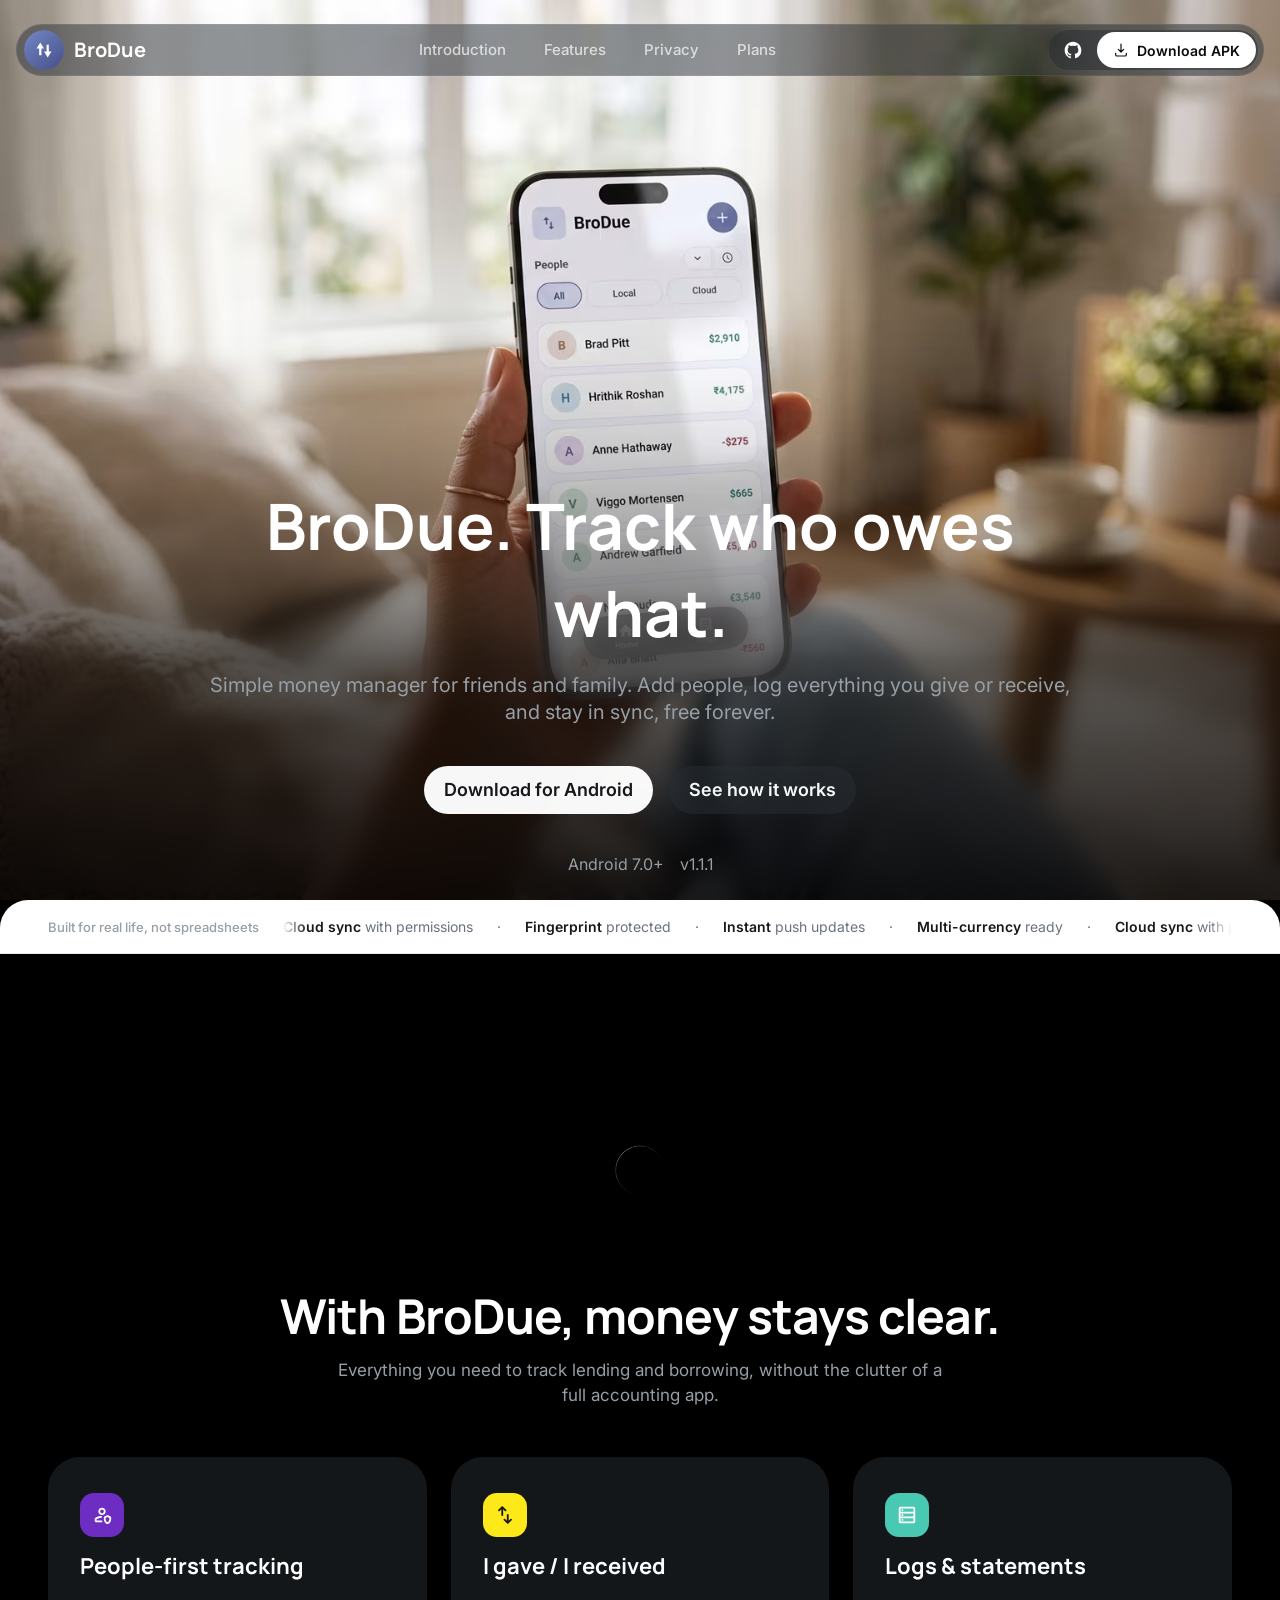
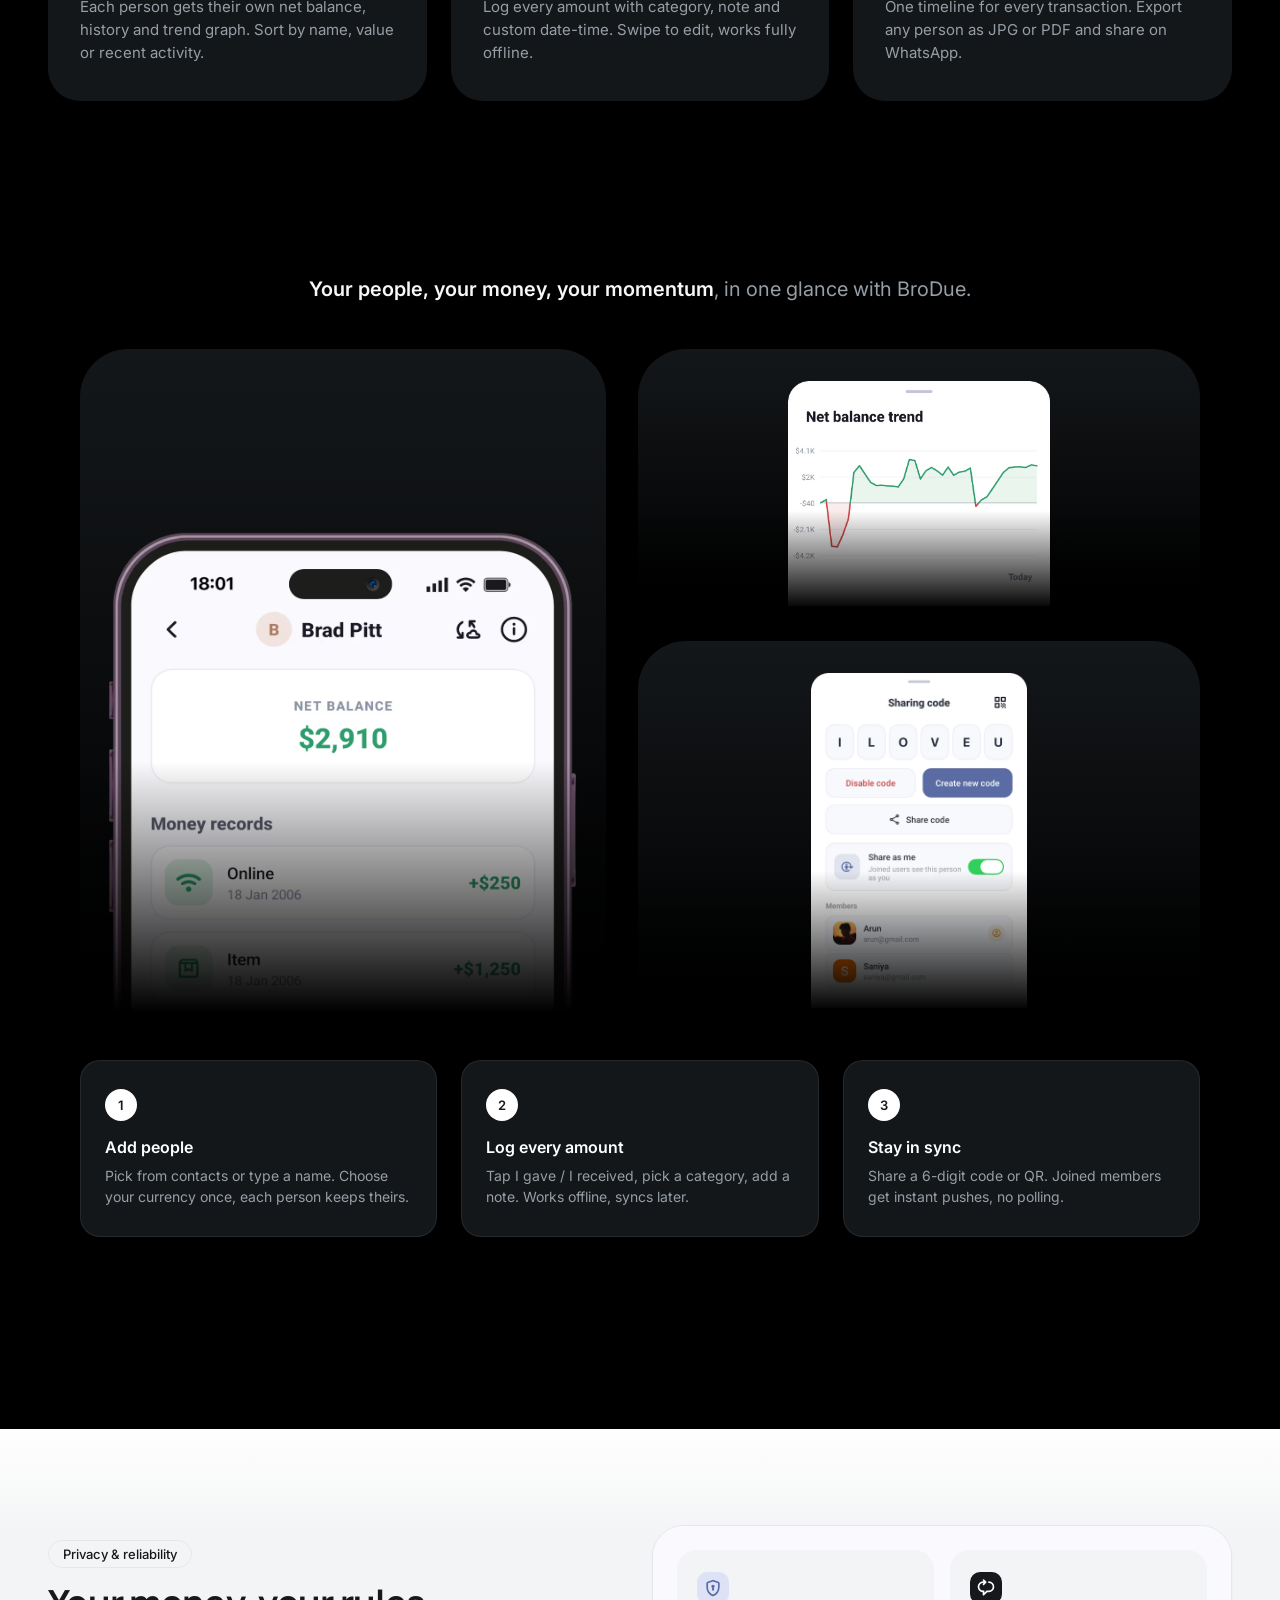
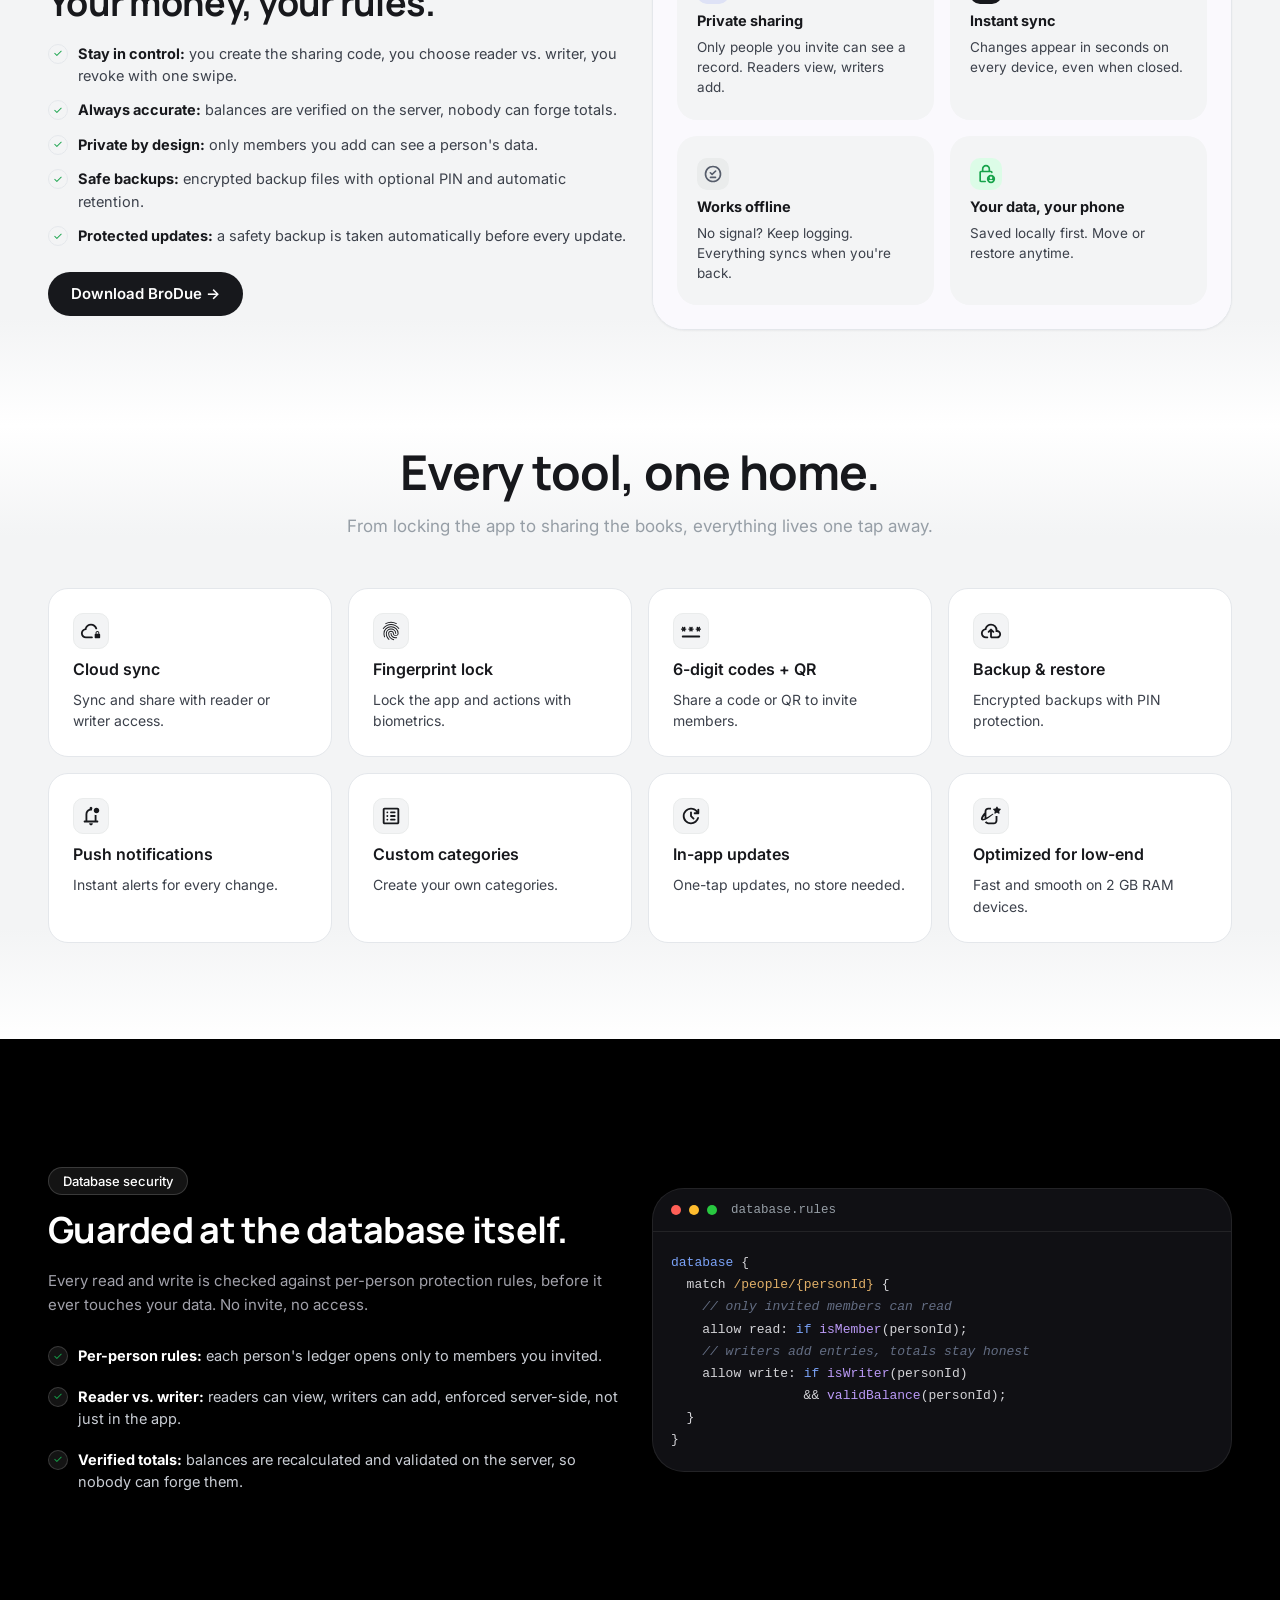
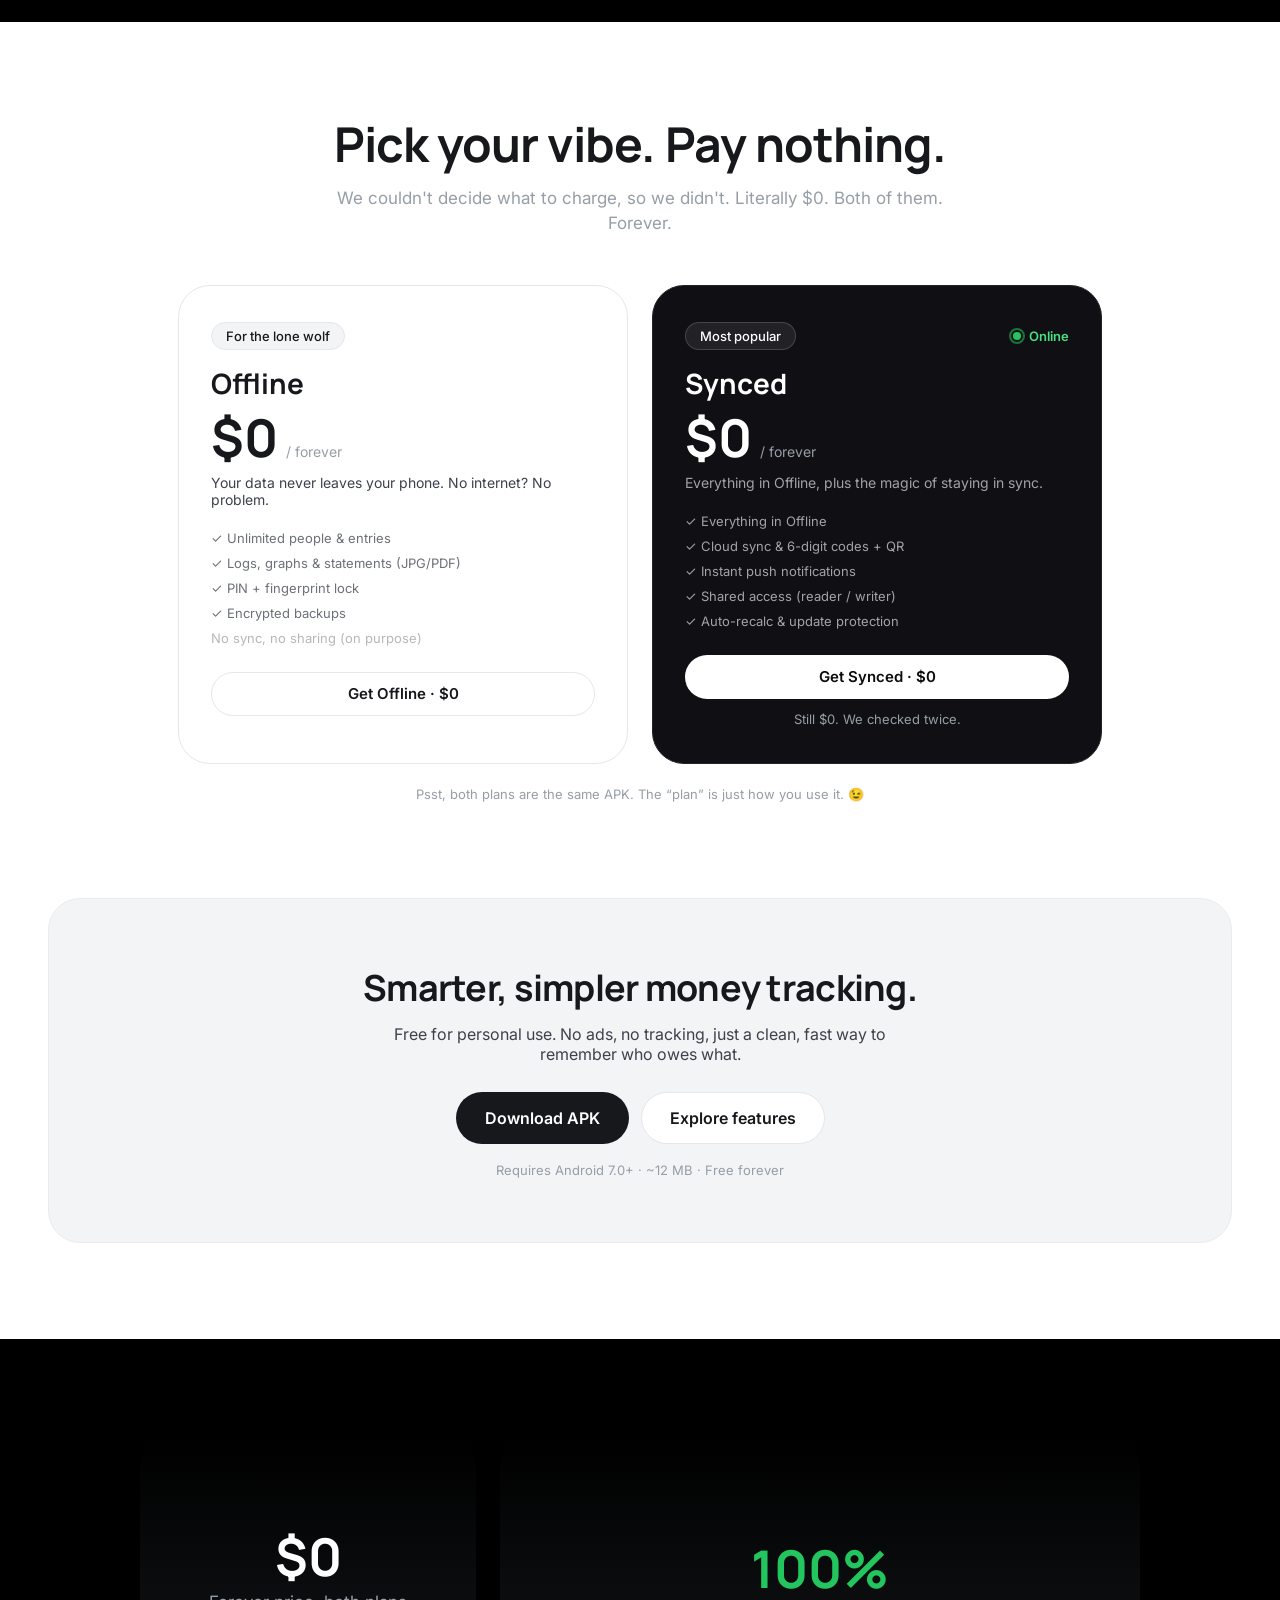
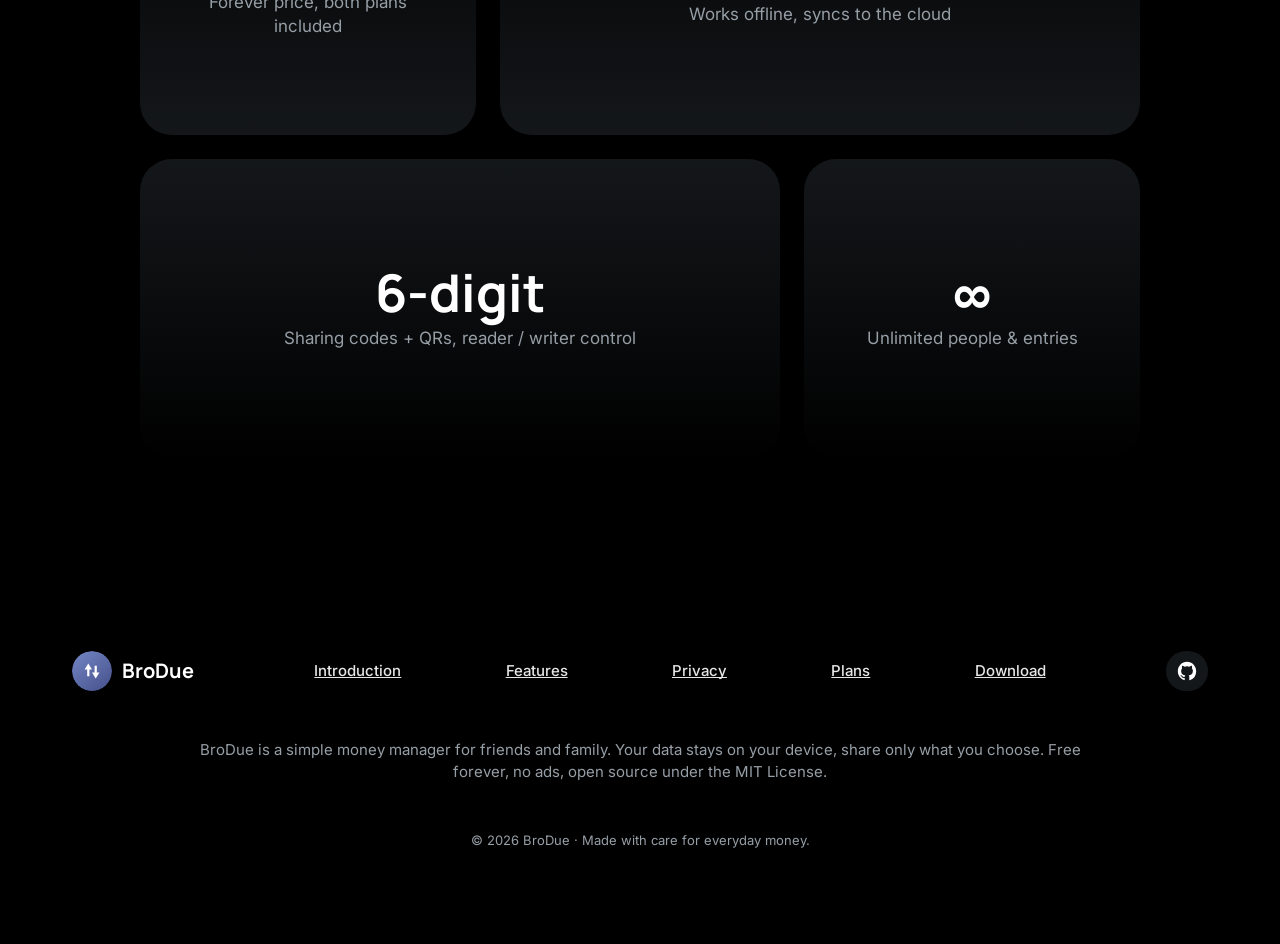
<file: index.html>
<!DOCTYPE html>
<html lang="en">
<head>
  <meta charset="UTF-8" />
  <meta name="viewport" content="width=device-width, initial-scale=1.0" />
  <title>BroDue: Track the money you lend and borrow</title>
  <meta name="description" content="BroDue is a simple, privacy-friendly money manager for friends and family. Track who owes what, stay in sync, and never lose track of a cent. Free forever." />
  <meta name="theme-color" content="#000000" />
  <link rel="icon" href="./website/assets/B-logo.avif" type="image/avif" />
  <link rel="preconnect" href="https://fonts.googleapis.com" />
  <link rel="preconnect" href="https://fonts.gstatic.com" crossorigin />
  <link href="https://fonts.googleapis.com/css2?family=Inter:wght@400;500;600;700&family=Manrope:wght@700;800&display=swap" rel="stylesheet" />
  <link rel="stylesheet" href="./website/styles.css" />
</head>
<body>
  <div class="page-shell">

    
    <div class="header-wrap">
      <header class="pill-header" id="pillHeader">
        <div class="pill-glow" aria-hidden="true"></div>
        <a class="pill-brand" href="#top" aria-label="BroDue home">
          <span class="pill-logo">
            <img src="./website/assets/logo.svg" alt="BroDue logo" width="40" height="40" />
          </span>
          <span class="pill-word">BroDue</span>
        </a>
        <nav class="pill-nav" aria-label="Primary">
          <a href="#features">Introduction</a>
          <a href="#privacy">Features</a>
          <a href="#security">Privacy</a>
          <a href="#plans">Plans</a>
        </nav>
        <div class="pill-actions">
          <a class="pill-github" href="https://github.com/Arun-Kaswan/BroDue" target="_blank" rel="noopener" aria-label="GitHub">
            <svg width="20" height="20" viewBox="0 0 24 24" fill="none" aria-hidden="true"><path d="M12 2C6.48 2 2 6.58 2 12.26c0 4.51 2.87 8.34 6.84 9.69.5.1.68-.22.68-.49 0-.24-.01-1.04-.02-1.89-2.78.62-3.37-1.2-3.37-1.2-.45-1.18-1.11-1.5-1.11-1.5-.9-.63.07-.62.07-.62 1 .07 1.53 1.05 1.53 1.05.9 1.57 2.36 1.12 2.93.85.09-.67.35-1.12.64-1.38-2.22-.26-4.56-1.14-4.56-5.07 0-1.12.39-2.04 1.03-2.76-.1-.26-.45-1.3.1-2.72 0 0 .84-.28 2.75 1.05a9.3 9.3 0 0 1 5.01 0c1.91-1.33 2.75-1.05 2.75-1.05.55 1.42.2 2.46.1 2.72.64.72 1.03 1.64 1.03 2.76 0 3.94-2.34 4.81-4.57 5.06.36.32.68.94.68 1.9 0 1.37-.01 2.48-.01 2.82 0 .27.18.6.69.49A10.22 10.22 0 0 0 22 12.26C22 6.58 17.52 2 12 2Z" fill="currentColor"/></svg>
          </a>
          <a class="pill-cta" data-download-apk href="https://github.com/Arun-Kaswan/BroDue/releases/latest">
            <svg width="16" height="16" viewBox="0 0 24 24" fill="none" aria-hidden="true"><path d="M12 3v12m0 0-4-4m4 4 4-4M4 17v2a2 2 0 0 0 2 2h12a2 2 0 0 0 2-2v-2" stroke="currentColor" stroke-width="1.8" stroke-linecap="round" stroke-linejoin="round"/></svg>
            <span>Download APK</span>
          </a>
          <button class="pill-toggle" id="navToggle" aria-label="Open menu" aria-expanded="false" aria-controls="mobileMenu">
            <span></span><span></span><span></span>
          </button>
        </div>
      </header>
      <div class="mobile-menu" id="mobileMenu">
        <a href="#features">Introduction</a>
        <a href="#privacy">Features</a>
        <a href="#security">Privacy</a>
        <a href="#plans">Plans</a>
        <div class="mobile-menu-actions">
          <a class="pill-github" href="https://github.com/Arun-Kaswan/BroDue" target="_blank" rel="noopener" aria-label="GitHub">
            <svg width="20" height="20" viewBox="0 0 24 24" fill="none" aria-hidden="true"><path d="M12 2C6.48 2 2 6.58 2 12.26c0 4.51 2.87 8.34 6.84 9.69.5.1.68-.22.68-.49 0-.24-.01-1.04-.02-1.89-2.78.62-3.37-1.2-3.37-1.2-.45-1.18-1.11-1.5-1.11-1.5-.9-.63.07-.62.07-.62 1 .07 1.53 1.05 1.53 1.05.9 1.57 2.36 1.12 2.93.85.09-.67.35-1.12.64-1.38-2.22-.26-4.56-1.14-4.56-5.07 0-1.12.39-2.04 1.03-2.76-.1-.26-.45-1.3.1-2.72 0 0 .84-.28 2.75 1.05a9.3 9.3 0 0 1 5.01 0c1.91-1.33 2.75-1.05 2.75-1.05.55 1.42.2 2.46.1 2.72.64.72 1.03 1.64 1.03 2.76 0 3.94-2.34 4.81-4.57 5.06.36.32.68.94.68 1.9 0 1.37-.01 2.48-.01 2.82 0 .27.18.6.69.49A10.22 10.22 0 0 0 22 12.26C22 6.58 17.52 2 12 2Z" fill="currentColor"/></svg>
          </a>
          <a class="btn btn--light" data-download-apk href="https://github.com/Arun-Kaswan/BroDue/releases/latest">Download APK</a>
        </div>
      </div>
    </div>

    
    <section class="hero" id="top">
      
      <div class="hero-desktop" style="height:100vh">
        <div class="hero-desktop-bg"><img alt="" class="hero-desktop-img" src="./website/assets/home.avif" sizes="100vw" width="2400" height="1350" decoding="async" fetchpriority="high" /></div>
        <div class="hero-blur-desktop" aria-hidden="true"></div>
        <div class="hero-shade-desktop" aria-hidden="true"></div>
        <div class="hero-content-desktop">
          <div class="hero-stack-desktop">
            <div class="hero-copy-desktop">
              <h1 class="hero-title-desktop">BroDue. Track who owes what.</h1>
              <p class="hero-desc-desktop"><span>Simple money manager for friends and family. Add people, log everything you give or receive, and stay in sync, free forever.</span></p>
            </div>
            <div class="hero-btns-desktop">
              <a class="hero-btn-primary-desktop" data-download-apk href="https://github.com/Arun-Kaswan/BroDue/releases/latest"><span>Download for Android</span></a>
              <a class="hero-btn-secondary-desktop" href="#how"><span>See how it works</span></a>
            </div>
            <div class="hero-links-desktop"><span>Android 7.0+</span><span>v1.1.1</span></div>
          </div>
        </div>
      </div>
      
      <div class="hero-mobile" style="height:100vh">
        <img alt="" class="hero-mobile-img" src="./website/assets/home.avif" sizes="100vw" width="1080" height="1920" decoding="async" fetchpriority="high" />
        <div class="hero-blur-mobile" aria-hidden="true"></div>
        <div class="hero-shade-mobile" aria-hidden="true"></div>
        <div class="hero-content-mobile">
          <div class="hero-stack-mobile">
            <div class="hero-copy-mobile">
              <p class="hero-title-mobile">BroDue. Track who owes what.</p>
              <p class="hero-desc-mobile"><span>Simple money manager for friends and family. Add people, log everything you give or receive, free forever.</span></p>
            </div>
            <div class="hero-btns-mobile">
              <a class="hero-btn-primary-mobile" data-download-apk href="https://github.com/Arun-Kaswan/BroDue/releases/latest"><span>Download for Android</span></a>
              <a class="hero-btn-secondary-mobile" href="#how"><span>See how it works</span></a>
            </div>
            <div class="hero-links-mobile"><span>Android 7.0+</span><span>v1.1.1</span></div>
          </div>
        </div>
      </div>
    </section>

    
    <div class="body-white">

      
      <section class="strip">
        <div class="strip-inner">
          <span class="strip-caption">Built for real life, not spreadsheets</span>
          <div class="strip-marquee" aria-label="Highlights">
            <div class="strip-stats">
              <span><strong>Cloud sync</strong> with permissions</span><span class="strip-dot">·</span>
              <span><strong>Fingerprint</strong> protected</span><span class="strip-dot">·</span>
              <span><strong>Instant</strong> push updates</span><span class="strip-dot">·</span>
              <span><strong>Multi-currency</strong> ready</span><span class="strip-dot">·</span>
              <span aria-hidden="true"><strong>Cloud sync</strong> with permissions</span><span class="strip-dot" aria-hidden="true">·</span>
              <span aria-hidden="true"><strong>Fingerprint</strong> protected</span><span class="strip-dot" aria-hidden="true">·</span>
              <span aria-hidden="true"><strong>Instant</strong> push updates</span><span class="strip-dot" aria-hidden="true">·</span>
              <span aria-hidden="true"><strong>Multi-currency</strong> ready</span><span class="strip-dot" aria-hidden="true">·</span>
            </div>
          </div>
        </div>
      </section>

      
      <section class="section section--dark" id="features">
        <div class="wrap">
          <video class="reveal-video" src="./website/assets/b-reveal.webm" autoplay muted playsinline preload="metadata"></video>
          <div class="section-head">
            <h2>With BroDue, money stays clear.</h2>
            <p>Everything you need to track lending and borrowing, without the clutter of a full accounting app.</p>
          </div>
          <div class="grid grid--3">
            <article class="soft-card reveal">
              <div class="soft-icon" style="background:#6d2dc2;color:#fff;"><svg xmlns="http://www.w3.org/2000/svg" height="24px" viewBox="0 -960 960 960" width="24px" fill="currentColor" aria-hidden="true"><path d="M458-240Zm-218 80q-33 0-56.5-23.5T160-240v-32q0-34 17.5-62.5T224-378q31-16 62.5-27t63.5-19q23-5 45-9t45-6q17-2 28.5 10t11.5 29q0 17-11.5 28.5T440-358q-18 2-35.5 4t-35.5 7q-28 7-55 17t-54 24q-9 5-14.5 14t-5.5 20v32h218q17 0 28.5 11.5T498-200q0 17-11.5 28.5T458-160H240Zm320-215q0-11 5.5-21t16.5-15l120-60q8-5 18-5t18 5l120 60q11 5 16.5 15t5.5 21v77q0 69-36 125t-98 85q-6 3-12.5 4T720-83q-7 0-13.5-1T694-88q-62-29-98-85t-36-125v-77Zm160 211q38-18 59-55t21-79v-52l-80-40-80 40v52q0 42 21 79t59 55ZM367-527q-47-47-47-113t47-113q47-47 113-47t113 47q47 47 47 113t-47 113q-47 47-113 47t-113-47Zm169.5-56.5Q560-607 560-640t-23.5-56.5Q513-720 480-720t-56.5 23.5Q400-673 400-640t23.5 56.5Q447-560 480-560t56.5-23.5ZM480-640Zm240 363Z"/></svg></div>
              <h3>People-first tracking</h3>
              <p>Each person gets their own net balance, history and trend graph. Sort by name, value or recent activity.</p>
            </article>
            <article class="soft-card reveal">
              <div class="soft-icon" style="background:#fde819;color:#17181c;"><svg xmlns="http://www.w3.org/2000/svg" height="24px" viewBox="0 -960 960 960" width="24px" fill="currentColor" aria-hidden="true"><path d="M331.5-451.5Q320-463 320-480v-247l-75 75q-11 11-27.5 11T189-652q-12-12-12-28.5t12-28.5l143-143q6-6 13-8.5t15-2.5q8 0 15 2.5t13 8.5l144 144q12 12 11.5 28T531-652q-12 11-28 11.5T475-652l-75-75v247q0 17-11.5 28.5T360-440q-17 0-28.5-11.5ZM585-99.5q-7-2.5-13-8.5L428-252q-12-12-11.5-28t12.5-28q12-11 28-11.5t28 11.5l75 75v-247q0-17 11.5-28.5T600-520q17 0 28.5 11.5T640-480v247l75-75q11-11 27.5-11t28.5 11q12 12 12 28.5T771-251L628-108q-6 6-13 8.5T600-97q-8 0-15-2.5Z"/></svg></div>
              <h3>I gave / I received</h3>
              <p>Log every amount with category, note and custom date-time. Swipe to edit, works fully offline.</p>
            </article>
            <article class="soft-card reveal">
              <div class="soft-icon" style="background:#49c8b2;color:#fff;"><svg xmlns="http://www.w3.org/2000/svg" height="24px" viewBox="0 -960 960 960" width="24px" fill="currentColor" aria-hidden="true"><path d="M200-120q-33 0-56.5-23.5T120-200v-560q0-33 23.5-56.5T200-840h560q33 0 56.5 23.5T840-760v560q0 33-23.5 56.5T760-120H200Zm0-507h560v-133H200v133Zm0 214h560v-134H200v134Zm0 213h560v-133H200v133Zm51.5-465.5Q240-677 240-694t11.5-28.5Q263-734 280-734t28.5 11.5Q320-711 320-694t-11.5 28.5Q297-654 280-654t-28.5-11.5Zm0 214Q240-463 240-480t11.5-28.5Q263-520 280-520t28.5 11.5Q320-497 320-480t-11.5 28.5Q297-440 280-440t-28.5-11.5Zm0 214Q240-249 240-266t11.5-28.5Q263-306 280-306t28.5 11.5Q320-283 320-266t-11.5 28.5Q297-226 280-226t-28.5-11.5Z"/></svg></div>
              <h3>Logs &amp; statements</h3>
              <p>One timeline for every transaction. Export any person as JPG or PDF and share on WhatsApp.</p>
            </article>
          </div>
        </div>
      </section>

      
      <section class="img-columns" id="how">
        <div class="img-columns-inner">
          <p class="img-columns-lead reveal"><strong>Your people, your money, your momentum</strong><span>, in one glance with BroDue.</span></p>
          <div class="img-columns-grid">
            <div class="img-col-tall reveal">
              <img src="./website/assets/person.avif" alt="People and balances in BroDue" loading="lazy" decoding="async" />
              <div class="img-col-fade" aria-hidden="true"></div>
            </div>
            <div class="img-col-stack">
              <div class="img-col-cell reveal">
                <div class="img-col-card">
                  <img src="./website/assets/graph.avif" alt="Balance trend graph in BroDue" loading="lazy" decoding="async" />
                  <div class="img-col-fade" aria-hidden="true"></div>
                </div>
              </div>
              <div class="img-col-cell img-col-card--overlap reveal">
                <div class="img-col-card">
                  <img src="./website/assets/share.avif" alt="Sharing a person from BroDue" loading="lazy" decoding="async" />
                  <div class="img-col-fade" aria-hidden="true"></div>
                </div>
              </div>
            </div>
          </div>
          <div class="steps">
            <div class="step reveal"><span class="step-num">1</span><h4>Add people</h4><p>Pick from contacts or type a name. Choose your currency once, each person keeps theirs.</p></div>
            <div class="step reveal"><span class="step-num">2</span><h4>Log every amount</h4><p>Tap I gave / I received, pick a category, add a note. Works offline, syncs later.</p></div>
            <div class="step reveal"><span class="step-num">3</span><h4>Stay in sync</h4><p>Share a 6-digit code or QR. Joined members get instant pushes, no polling.</p></div>
          </div>
        </div>
      </section>

      
      <section class="section section--tint" id="privacy">
        <div class="wrap grid grid--2 grid--middle">
          <div class="reveal">
            <span class="tag-pill">Privacy &amp; reliability</span>
            <h2 class="h-md">Your money, your rules.</h2>
            <ul class="check-list">
              <li><strong>Stay in control:</strong> you create the sharing code, you choose reader vs. writer, you revoke with one swipe.</li>
              <li><strong>Always accurate:</strong> balances are verified on the server, nobody can forge totals.</li>
              <li><strong>Private by design:</strong> only members you add can see a person's data.</li>
              <li><strong>Safe backups:</strong> encrypted backup files with optional PIN and automatic retention.</li>
              <li><strong>Protected updates:</strong> a safety backup is taken automatically before every update.</li>
            </ul>
            <a class="btn btn--dark" data-download-apk href="https://github.com/Arun-Kaswan/BroDue/releases/latest">Download BroDue →</a>
          </div>
          <div class="mock-card reveal">
            <div class="security-grid">
              <div class="sec-card"><span class="sec-icon" style="background:#DEE2F6;color:#5B6BA3;"><svg xmlns="http://www.w3.org/2000/svg" height="24px" viewBox="0 -960 960 960" width="24px" fill="currentColor" aria-hidden="true"><path d="M444-360h72q9 0 15.5-7.5T536-384l-19-105q20-10 31.5-29t11.5-42q0-33-23.5-56.5T480-640q-33 0-56.5 23.5T400-560q0 23 11.5 42t31.5 29l-19 105q-2 9 4.5 16.5T444-360Zm23 275q-6-1-12-3-135-45-215-166.5T160-516v-189q0-25 14.5-45t37.5-29l240-90q14-5 28-5t28 5l240 90q23 9 37.5 29t14.5 45v189q0 140-80 261.5T505-88q-6 2-12 3t-13 1q-7 0-13-1Zm13-79q104-33 172-132t68-220v-189l-240-90-240 90v189q0 121 68 220t172 132Zm0-316Z"/></svg></span><strong>Private sharing</strong><span>Only people you invite can see a record. Readers view, writers add.</span></div>
              <div class="sec-card"><span class="sec-icon" style="background:#17181c;color:#fff;"><svg xmlns="http://www.w3.org/2000/svg" height="24px" viewBox="0 -960 960 960" width="24px" fill="currentColor" aria-hidden="true"><path d="M360-116q-16 0-28-11.5T320-157v-124q-101-8-170.5-82T80-540q0-109 75.5-184.5T340-800h27l-36-36q-11-11-11-27.5t12-28.5q11-11 28-11t28 11l104 104q6 6 8.5 13t2.5 15q0 8-2.5 15t-8.5 13L388-628q-11 11-27.5 11.5T332-628q-11-11-11-28t11-28l35-36h-27q-75 0-127.5 52.5T160-540q0 75 52.5 127.5T340-360h60v107l107-107h113q75 0 127.5-52.5T800-540q0-75-52.5-127.5T620-720q-17 0-28.5-11.5T580-760q0-17 11.5-28.5T620-800q109 0 184.5 75.5T880-540q0 109-75.5 184.5T620-280h-80L388-128q-6 6-13 9t-15 3Z"/></svg></span><strong>Instant sync</strong><span>Changes appear in seconds on every device, even when closed.</span></div>
              <div class="sec-card"><span class="sec-icon" style="background:#eaecec;color:#565d6b;"><svg xmlns="http://www.w3.org/2000/svg" height="24px" viewBox="0 -960 960 960" width="24px" fill="currentColor" aria-hidden="true"><path d="M360-280h240q17 0 28.5-11.5T640-320q0-17-11.5-28.5T600-360H360q-17 0-28.5 11.5T320-320q0 17 11.5 28.5T360-280Zm78-232-58-58q-11-11-28-11t-28 11q-11 11-11 28t11 28l86 86q12 12 28 12t28-12l170-170q12-12 11.5-28.5T635-654q-12-11-28.5-10.5T579-653L438-512Zm42 432q-83 0-156-31.5T197-197q-54-54-85.5-127T80-480q0-83 31.5-156T197-763q54-54 127-85.5T480-880q83 0 156 31.5T763-763q54 54 85.5 127T880-480q0 83-31.5 156T763-197q-54 54-127 85.5T480-80Zm0-80q134 0 227-93t93-227q0-134-93-227t-227-93q-134 0-227 93t-93 227q0 134 93 227t227 93Zm0-320Z"/></svg></span><strong>Works offline</strong><span>No signal? Keep logging. Everything syncs when you're back.</span></div>
              <div class="sec-card"><span class="sec-icon" style="background:#dcfce7;color:#16a34a;"><svg xmlns="http://www.w3.org/2000/svg" height="24px" viewBox="0 -960 960 960" width="24px" fill="currentColor" aria-hidden="true"><path d="M360-640h240v-80q0-50-35-85t-85-35q-50 0-85 35t-35 85v80ZM240-80q-33 0-56.5-23.5T160-160v-400q0-33 23.5-56.5T240-640h40v-80q0-83 58.5-141.5T480-920q83 0 141.5 58.5T680-720v80h40q33 0 56.5 23.5T800-560q0 20-12.5 30T760-520q-15 0-27.5-10T720-560H240v400h200q17 0 28.5 11.5T480-120q0 17-11.5 28.5T440-80H240Zm0-480v400-400Zm522.5 302.5Q780-275 780-300t-17.5-42.5Q745-360 720-360t-42.5 17.5Q660-325 660-300t17.5 42.5Q695-240 720-240t42.5-17.5ZM776-134q26-14 43-39-23-14-48-20.5t-51-6.5q-26 0-51 6.5T621-173q17 25 43 39t56 14q30 0 56-14ZM578.5-98.5Q520-157 520-240t58.5-141.5Q637-440 720-440t141.5 58.5Q920-323 920-240T861.5-98.5Q803-40 720-40T578.5-98.5Z"/></svg></span><strong>Your data, your phone</strong><span>Saved locally first. Move or restore anytime.</span></div>
            </div>
          </div>
        </div>
      </section>

      
      <section class="section section--tint" id="feature-grid">
        <div class="wrap">
          <div class="section-head">
            <h2>Every tool, one home.</h2>
            <p>From locking the app to sharing the books, everything lives one tap away.</p>
          </div>
          <div class="grid grid--4">
            <article class="mini-card reveal"><div class="mini-icon"><svg xmlns="http://www.w3.org/2000/svg" height="24px" viewBox="0 -960 960 960" width="24px" fill="currentColor" aria-hidden="true"><path d="M480-380ZM260-160q-91 0-155.5-63T40-377q0-78 47-139t123-78q25-92 100-149t170-57q96 0 169.5 56T749-600q5 17-4.5 30T721-553q-14 4-29-3t-22-27q-20-60-72-98.5T480-720q-83 0-141.5 58.5T280-520h-20q-58 0-99 41t-41 99q0 58 41 99t99 41h260q17 0 28.5 11.5T560-200q0 17-11.5 28.5T520-160H260Zm420 0q-17 0-28.5-11.5T640-200v-120q0-17 11.5-28.5T680-360v-40q0-33 23.5-56.5T760-480q33 0 56.5 23.5T840-400v40q17 0 28.5 11.5T880-320v120q0 17-11.5 28.5T840-160H680Zm40-200h80v-40q0-17-11.5-28.5T760-440q-17 0-28.5 11.5T720-400v40Z"/></svg></div><h4>Cloud sync</h4><p>Sync and share with reader or writer access.</p></article>
            <article class="mini-card reveal"><div class="mini-icon"><svg xmlns="http://www.w3.org/2000/svg" height="24px" viewBox="0 -960 960 960" width="24px" fill="currentColor" aria-hidden="true"><path d="M481-781q106 0 200 45.5T838-604q7 9 4.5 16t-8.5 12q-6 5-14 4.5t-14-8.5q-55-78-141.5-119.5T481-741q-97 0-182 41.5T158-580q-6 9-14 10t-14-4q-7-5-8.5-12.5T126-602q62-85 155.5-132T481-781Zm0 94q135 0 232 90t97 223q0 50-35.5 83.5T688-257q-51 0-87.5-33.5T564-374q0-33-24.5-55.5T481-452q-34 0-58.5 22.5T398-374q0 97 57.5 162T604-121q9 3 12 10t1 15q-2 7-8 12t-15 3q-104-26-170-103.5T358-374q0-50 36-84t87-34q51 0 87 34t36 84q0 33 25 55.5t59 22.5q34 0 58-22.5t24-55.5q0-116-85-195t-203-79q-118 0-203 79t-85 194q0 24 4.5 60t21.5 84q3 9-.5 16T208-205q-8 3-15.5-.5T182-217q-15-39-21.5-77.5T154-374q0-133 96.5-223T481-687Zm0-192q64 0 125 15.5T724-819q9 5 10.5 12t-1.5 14q-3 7-10 11t-17-1q-53-27-109.5-41.5T481-839q-58 0-114 13.5T260-783q-8 5-16 2.5T232-791q-4-8-2-14.5t10-11.5q56-30 117-46t124-16Zm0 289q93 0 160 62.5T708-374q0 9-5.5 14.5T688-354q-8 0-14-5.5t-6-14.5q0-75-55.5-125.5T481-550q-76 0-130.5 50.5T296-374q0 81 28 137.5T406-123q6 6 6 14t-6 14q-6 6-14 6t-14-6q-59-62-90.5-126.5T256-374q0-91 66-153.5T481-590Zm-1 196q9 0 14.5 6t5.5 14q0 75 54 123t126 48q6 0 17-1t23-3q9-2 15.5 2.5T744-191q2 8-3 14t-13 8q-18 5-31.5 5.5t-16.5.5q-89 0-154.5-60T460-374q0-8 5.5-14t14.5-6Z"/></svg></div><h4>Fingerprint lock</h4><p>Lock the app and actions with biometrics.</p></article>
            <article class="mini-card reveal"><div class="mini-icon"><svg xmlns="http://www.w3.org/2000/svg" height="24px" viewBox="0 -960 960 960" width="24px" fill="currentColor" aria-hidden="true"><path d="M120-280h720q17 0 28.5 11.5T880-240q0 17-11.5 28.5T840-200H120q-17 0-28.5-11.5T80-240q0-17 11.5-28.5T120-280Zm40-222-19 34q-6 11-18 14t-23-3q-11-6-14-18t3-23l19-34H70q-13 0-21.5-8.5T40-562q0-13 8.5-21.5T70-592h38l-19-32q-6-11-3-23t14-18q11-6 23-3t18 14l19 32 19-32q6-11 18-14t23 3q11 6 14 18t-3 23l-19 32h38q13 0 21.5 8.5T280-562q0 13-8.5 21.5T250-532h-38l19 34q6 11 3 23t-14 18q-11 6-23 3t-18-14l-19-34Zm320 0-19 34q-6 11-18 14t-23-3q-11-6-14-18t3-23l19-34h-38q-13 0-21.5-8.5T360-562q0-13 8.5-21.5T390-592h38l-19-32q-6-11-3-23t14-18q11-6 23-3t18 14l19 32 19-32q6-11 18-14t23 3q11 6 14 18t-3 23l-19 32h38q13 0 21.5 8.5T600-562q0 13-8.5 21.5T570-532h-38l19 34q6 11 3 23t-14 18q-11 6-23 3t-18-14l-19-34Zm320 0-19 34q-6 11-18 14t-23-3q-11-6-14-18t3-23l19-34h-38q-13 0-21.5-8.5T680-562q0-13 8.5-21.5T710-592h38l-19-32q-6-11-3-23t14-18q11-6 23-3t18 14l19 32 19-32q6-11 18-14t23 3q11 6 14 18t-3 23l-19 32h38q13 0 21.5 8.5T920-562q0 13-8.5 21.5T890-532h-38l19 34q6 11 3 23t-14 18q-11 6-23 3t-18-14l-19-34Z"/></svg></div><h4>6-digit codes + QR</h4><p>Share a code or QR to invite members.</p></article>
            <article class="mini-card reveal"><div class="mini-icon"><svg xmlns="http://www.w3.org/2000/svg" height="24px" viewBox="0 -960 960 960" width="24px" fill="currentColor" aria-hidden="true"><path d="m440-446-36 35q-11 11-27.5 11T348-412q-11-11-11-28t11-28l104-104q12-12 28-12t28 12l104 104q11 11 11.5 27.5T612-412q-11 11-27.5 11.5T556-411l-36-35v206h220q42 0 71-29t29-71q0-42-29-71t-71-29h-60v-80q0-83-58.5-141.5T480-720q-83 0-141.5 58.5T280-520h-20q-58 0-99 41t-41 99q0 58 41 99t99 41h60q17 0 28.5 11.5T360-200q0 17-11.5 28.5T320-160h-60q-91 0-155.5-63T40-377q0-78 47-139t123-78q25-92 100-149t170-57q117 0 198.5 81.5T760-520q69 8 114.5 59.5T920-340q0 75-52.5 127.5T740-160H520q-33 0-56.5-23.5T440-240v-206Zm40 6Z"/></svg></div><h4>Backup &amp; restore</h4><p>Encrypted backups with PIN protection.</p></article>
            <article class="mini-card reveal"><div class="mini-icon"><svg xmlns="http://www.w3.org/2000/svg" height="24px" viewBox="0 -960 960 960" width="24px" fill="currentColor" aria-hidden="true"><path d="M480-80q-33 0-56.5-23.5T400-160h160q0 33-23.5 56.5T480-80Zm0-420ZM200-200q-17 0-28.5-11.5T160-240q0-17 11.5-28.5T200-280h40v-280q0-83 50-147.5T420-792v-28q0-25 17.5-42.5T480-880q25 0 42.5 17.5T540-820v13q-11 22-16 45t-4 47q-10-2-19.5-3.5T480-720q-66 0-113 47t-47 113v280h320v-257q18 8 38.5 12.5T720-520v240h40q17 0 28.5 11.5T800-240q0 17-11.5 28.5T760-200H200Zm435-435q-35-35-35-85t35-85q35-35 85-35t85 35q35 35 35 85t-35 85q-35 35-85 35t-85-35Z"/></svg></div><h4>Push notifications</h4><p>Instant alerts for every change.</p></article>
            <article class="mini-card reveal"><div class="mini-icon"><svg xmlns="http://www.w3.org/2000/svg" height="24px" viewBox="0 -960 960 960" width="24px" fill="currentColor" aria-hidden="true"><path d="M348.5-291.5Q360-303 360-320t-11.5-28.5Q337-360 320-360t-28.5 11.5Q280-337 280-320t11.5 28.5Q303-280 320-280t28.5-11.5Zm0-160Q360-463 360-480t-11.5-28.5Q337-520 320-520t-28.5 11.5Q280-497 280-480t11.5 28.5Q303-440 320-440t28.5-11.5Zm0-160Q360-623 360-640t-11.5-28.5Q337-680 320-680t-28.5 11.5Q280-657 280-640t11.5 28.5Q303-600 320-600t28.5-11.5ZM480-280h160q17 0 28.5-11.5T680-320q0-17-11.5-28.5T640-360H480q-17 0-28.5 11.5T440-320q0 17 11.5 28.5T480-280Zm0-160h160q17 0 28.5-11.5T680-480q0-17-11.5-28.5T640-520H480q-17 0-28.5 11.5T440-480q0 17 11.5 28.5T480-440Zm0-160h160q17 0 28.5-11.5T680-640q0-17-11.5-28.5T640-680H480q-17 0-28.5 11.5T440-640q0 17 11.5 28.5T480-600ZM200-120q-33 0-56.5-23.5T120-200v-560q0-33 23.5-56.5T200-840h560q33 0 56.5 23.5T840-760v560q0 33-23.5 56.5T760-120H200Zm0-80h560v-560H200v560Zm0-560v560-560Z"/></svg></div><h4>Custom categories</h4><p>Create your own categories.</p></article>
            <article class="mini-card reveal"><div class="mini-icon"><svg xmlns="http://www.w3.org/2000/svg" height="24px" viewBox="0 -960 960 960" width="24px" fill="currentColor" aria-hidden="true"><path d="M480-120q-75 0-140.5-28.5t-114-77q-48.5-48.5-77-114T120-480q0-75 28.5-140.5t77-114q48.5-48.5 114-77T480-840q82 0 155.5 35T760-706v-54q0-17 11.5-28.5T800-800q17 0 28.5 11.5T840-760v160q0 17-11.5 28.5T800-560H640q-17 0-28.5-11.5T600-600q0-17 11.5-28.5T640-640h70q-41-56-101-88t-129-32q-117 0-198.5 81.5T200-480q0 117 81.5 198.5T480-200q95 0 170-57t99-147q5-16 18-24t29-6q17 2 27 14.5t6 27.5q-29 119-126 195.5T480-120Zm40-376 100 100q11 11 11 28t-11 28q-11 11-28 11t-28-11L452-452q-6-6-9-13.5t-3-15.5v-159q0-17 11.5-28.5T480-680q17 0 28.5 11.5T520-640v144Z"/></svg></div><h4>In-app updates</h4><p>One-tap updates, no store needed.</p></article>
            <article class="mini-card reveal"><div class="mini-icon"><svg xmlns="http://www.w3.org/2000/svg" height="24px" viewBox="0 -960 960 960" width="24px" fill="currentColor" aria-hidden="true"><path d="m730-621-74 38q-11 6-21-1.5t-8-19.5l14-80q1-5-.5-10t-5.5-8l-60-57q-9-9-5.5-20.5T586-793l83-12q4-1 15-11l38-73q6-11 18.5-11t17.5 11l37 73q1 3 15 11l82 12q13 2 17 13.5t-5 20.5l-60 57q-2 2-6 18l14 80q2 12-8.5 19.5T822-583l-73-38q-2-1-19 0ZM480-480Zm120 360H360q-50 0-90-27.5T212-219q19-7 37-15.5t36-17.5q9 23 29 37.5t46 14.5h240q33 0 56.5-23.5T680-280v-199h80v199q0 66-47 113t-113 47ZM480-480ZM122-282q-38 0-59.5-21T41-361q0-66 54-143t105-128v-48q0-66 47-113t113-47h121v80H360q-33 0-56.5 23.5T280-680v270q72-38 138-78.5T548-576q9-6 16.5-4.5T577-573q5 6 4.5 14t-8.5 15q-71 57-142.5 109.5T280-339q-35 19-77 38t-81 19Zm-2-78q20 0 40-4t40-11v-119q-32 35-51.5 67.5T120-360Z"/></svg></div><h4>Optimized for low-end</h4><p>Fast and smooth on 2 GB RAM devices.</p></article>
          </div>
        </div>
      </section>

      
      <section class="section section--dark" id="security">
        <div class="wrap grid grid--2 grid--middle">
          <div class="reveal">
            <span class="tag-pill tag-pill--dark">Database security</span>
            <h2 class="h-md">Guarded at the database itself.</h2>
            <p class="lede">Every read and write is checked against per-person protection rules, before it ever touches your data. No invite, no access.</p>
            <ul class="check-list">
              <li><strong>Per-person rules:</strong> each person's ledger opens only to members you invited.</li>
              <li><strong>Reader vs. writer:</strong> readers can view, writers can add, enforced server-side, not just in the app.</li>
              <li><strong>Verified totals:</strong> balances are recalculated and validated on the server, so nobody can forge them.</li>
            </ul>
          </div>
          <div class="code-card reveal">
            <div class="code-head">
              <span class="code-dot" style="background:#ff5f57;"></span>
              <span class="code-dot" style="background:#febc2e;"></span>
              <span class="code-dot" style="background:#28c840;"></span>
              <span class="code-file">database.rules</span>
            </div>
<pre><span class="tok-k">database</span> {
  match <span class="tok-s">/people/{personId}</span> {
    <span class="tok-c">// only invited members can read</span>
    allow read: <span class="tok-k">if</span> <span class="tok-f">isMember</span>(personId);
    <span class="tok-c">// writers add entries, totals stay honest</span>
    allow write: <span class="tok-k">if</span> <span class="tok-f">isWriter</span>(personId)
                 && <span class="tok-f">validBalance</span>(personId);
  }
}</pre>
          </div>
        </div>
      </section>

      
      <section class="section" id="plans">
        <div class="wrap wrap--narrow">
          <div class="section-head">
            <h2>Pick your vibe. Pay nothing.</h2>
            <p>We couldn't decide what to charge, so we didn't. Literally $0. Both of them. Forever.</p>
          </div>
          <div class="grid grid--2">
            <div class="tier-card reveal">
              <span class="tag-pill">For the lone wolf</span>
              <h3>Offline</h3>
              <div class="tier-price"><span>$0</span><em>/ forever</em></div>
              <p class="tier-sub">Your data never leaves your phone. No internet? No problem.</p>
              <ul class="tier-list"><li>✓ Unlimited people &amp; entries</li><li>✓ Logs, graphs &amp; statements (JPG/PDF)</li><li>✓ PIN + fingerprint lock</li><li>✓ Encrypted backups</li><li class="dim">No sync, no sharing (on purpose)</li></ul>
              <a class="btn btn--outline btn--full" data-download-apk href="https://github.com/Arun-Kaswan/BroDue/releases/latest">Get Offline · $0</a>
            </div>
            <div class="tier-card tier-card--dark reveal">
              <div class="tier-head-row">
                <span class="tag-pill tag-pill--dark">Most popular</span>
                <span class="sync-status"><i class="sync-dot" aria-hidden="true"></i>Online</span>
              </div>
              <h3>Synced</h3>
              <div class="tier-price"><span>$0</span><em>/ forever</em></div>
              <p class="tier-sub">Everything in Offline, plus the magic of staying in sync.</p>
              <ul class="tier-list tier-list--dark"><li>✓ Everything in Offline</li><li>✓ Cloud sync &amp; 6-digit codes + QR</li><li>✓ Instant push notifications</li><li>✓ Shared access (reader / writer)</li><li>✓ Auto-recalc &amp; update protection</li></ul>
              <a class="btn btn--light btn--full" data-download-apk href="https://github.com/Arun-Kaswan/BroDue/releases/latest">Get Synced · $0</a>
              <span class="tier-note">Still $0. We checked twice.</span>
            </div>
          </div>
          <p class="plans-foot">Psst, both plans are the same APK. The “plan” is just how you use it. 😉</p>
        </div>
      </section>

      
      <section class="section section--cta">
        <div class="wrap">
          <div class="cta-card reveal">
            <h2>Smarter, simpler money tracking.</h2>
            <p>Free for personal use. No ads, no tracking, just a clean, fast way to remember who owes what.</p>
            <div class="cta-actions">
              <a class="btn btn--dark btn--lg" data-download-apk href="https://github.com/Arun-Kaswan/BroDue/releases/latest">Download APK</a>
              <a class="btn btn--outline btn--lg" href="#privacy">Explore features</a>
            </div>
            <span class="cta-note">Requires Android 7.0+ · ~12 MB · Free forever</span>
          </div>
        </div>
      </section>

    </div>

    
    <section class="stats-band">
      <div class="stats-inner">
        <div class="stat-card reveal"><p class="stat-num">$0</p><p class="stat-label">Forever price, both plans included</p></div>
        <div class="stat-card stat-card--wide reveal"><p class="stat-num stat-num--green">100%</p><p class="stat-label">Works offline, syncs to the cloud</p></div>
        <div class="stat-card stat-card--wide reveal"><p class="stat-num">6-digit</p><p class="stat-label">Sharing codes + QRs, reader / writer control</p></div>
        <div class="stat-card reveal"><p class="stat-num">∞</p><p class="stat-label">Unlimited people & entries</p></div>
      </div>
    </section>

    
    <footer class="site-footer">
      <div class="footer-desktop">
        <div class="footer-top">
          <div class="footer-brand">
            <span class="pill-logo pill-logo--footer">
              <img src="./website/assets/logo.svg" alt="BroDue logo" width="40" height="40" />
            </span>
            <span class="footer-word">BroDue</span>
          </div>
          <nav class="footer-links" aria-label="Footer">
            <a href="#features">Introduction</a>
            <a href="#privacy">Features</a>
            <a href="#security">Privacy</a>
            <a href="#plans">Plans</a>
            <a data-download-apk href="https://github.com/Arun-Kaswan/BroDue/releases/latest">Download</a>
          </nav>
          <div class="footer-social">
            <a href="https://github.com/Arun-Kaswan/BroDue" target="_blank" rel="noopener" aria-label="GitHub">
              <svg width="22" height="22" viewBox="0 0 24 24" fill="none" aria-hidden="true"><path d="M12 2C6.48 2 2 6.58 2 12.26c0 4.51 2.87 8.34 6.84 9.69.5.1.68-.22.68-.49 0-.24-.01-1.04-.02-1.89-2.78.62-3.37-1.2-3.37-1.2-.45-1.18-1.11-1.5-1.11-1.5-.9-.63.07-.62.07-.62 1 .07 1.53 1.05 1.53 1.05.9 1.57 2.36 1.12 2.93.85.09-.67.35-1.12.64-1.38-2.22-.26-4.56-1.14-4.56-5.07 0-1.12.39-2.04 1.03-2.76-.1-.26-.45-1.3.1-2.72 0 0 .84-.28 2.75 1.05a9.3 9.3 0 0 1 5.01 0c1.91-1.33 2.75-1.05 2.75-1.05.55 1.42.2 2.46.1 2.72.64.72 1.03 1.64 1.03 2.76 0 3.94-2.34 4.81-4.57 5.06.36.32.68.94.68 1.9 0 1.37-.01 2.48-.01 2.82 0 .27.18.6.69.49A10.22 10.22 0 0 0 22 12.26C22 6.58 17.52 2 12 2Z" fill="currentColor"/></svg>
            </a>
          </div>
        </div>
        <p class="footer-disclaimer">BroDue is a simple money manager for friends and family. Your data stays on your device, share only what you choose. Free forever, no ads, open source under the MIT License.</p>
        <p class="footer-copy">© <span id="year">2026</span> BroDue · Made with care for everyday money.</p>
      </div>
      <div class="footer-mobile">
        <div class="footer-brand footer-brand--center">
          <span class="pill-logo pill-logo--footer">
            <img src="./website/assets/logo.svg" alt="BroDue logo" width="40" height="40" />
          </span>
          <span class="footer-word">BroDue</span>
        </div>
        <nav class="footer-links footer-links--col" aria-label="Footer">
          <a href="#features">Introduction</a>
          <a href="#privacy">Features</a>
          <a href="#security">Privacy</a>
          <a href="#plans">Plans</a>
          <a data-download-apk href="https://github.com/Arun-Kaswan/BroDue/releases/latest">Download APK →</a>
        </nav>
        <div class="footer-social">
          <a href="https://github.com/Arun-Kaswan/BroDue" target="_blank" rel="noopener" aria-label="GitHub">
            <svg width="22" height="22" viewBox="0 0 24 24" fill="none" aria-hidden="true"><path d="M12 2C6.48 2 2 6.58 2 12.26c0 4.51 2.87 8.34 6.84 9.69.5.1.68-.22.68-.49 0-.24-.01-1.04-.02-1.89-2.78.62-3.37-1.2-3.37-1.2-.45-1.18-1.11-1.5-1.11-1.5-.9-.63.07-.62.07-.62 1 .07 1.53 1.05 1.53 1.05.9 1.57 2.36 1.12 2.93.85.09-.67.35-1.12.64-1.38-2.22-.26-4.56-1.14-4.56-5.07 0-1.12.39-2.04 1.03-2.76-.1-.26-.45-1.3.1-2.72 0 0 .84-.28 2.75 1.05a9.3 9.3 0 0 1 5.01 0c1.91-1.33 2.75-1.05 2.75-1.05.55 1.42.2 2.46.1 2.72.64.72 1.03 1.64 1.03 2.76 0 3.94-2.34 4.81-4.57 5.06.36.32.68.94.68 1.9 0 1.37-.01 2.48-.01 2.82 0 .27.18.6.69.49A10.22 10.22 0 0 0 22 12.26C22 6.58 17.52 2 12 2Z" fill="currentColor"/></svg>
          </a>
        </div>
        <p class="footer-disclaimer">BroDue is a simple money manager for friends and family. Your data stays on your device, share only what you choose.</p>
        <p class="footer-copy">© <span id="yearMobile">2026</span> BroDue</p>
      </div>
    </footer>

  </div>
  <script src="./website/script.js"></script>
</body>
</html>
</file>
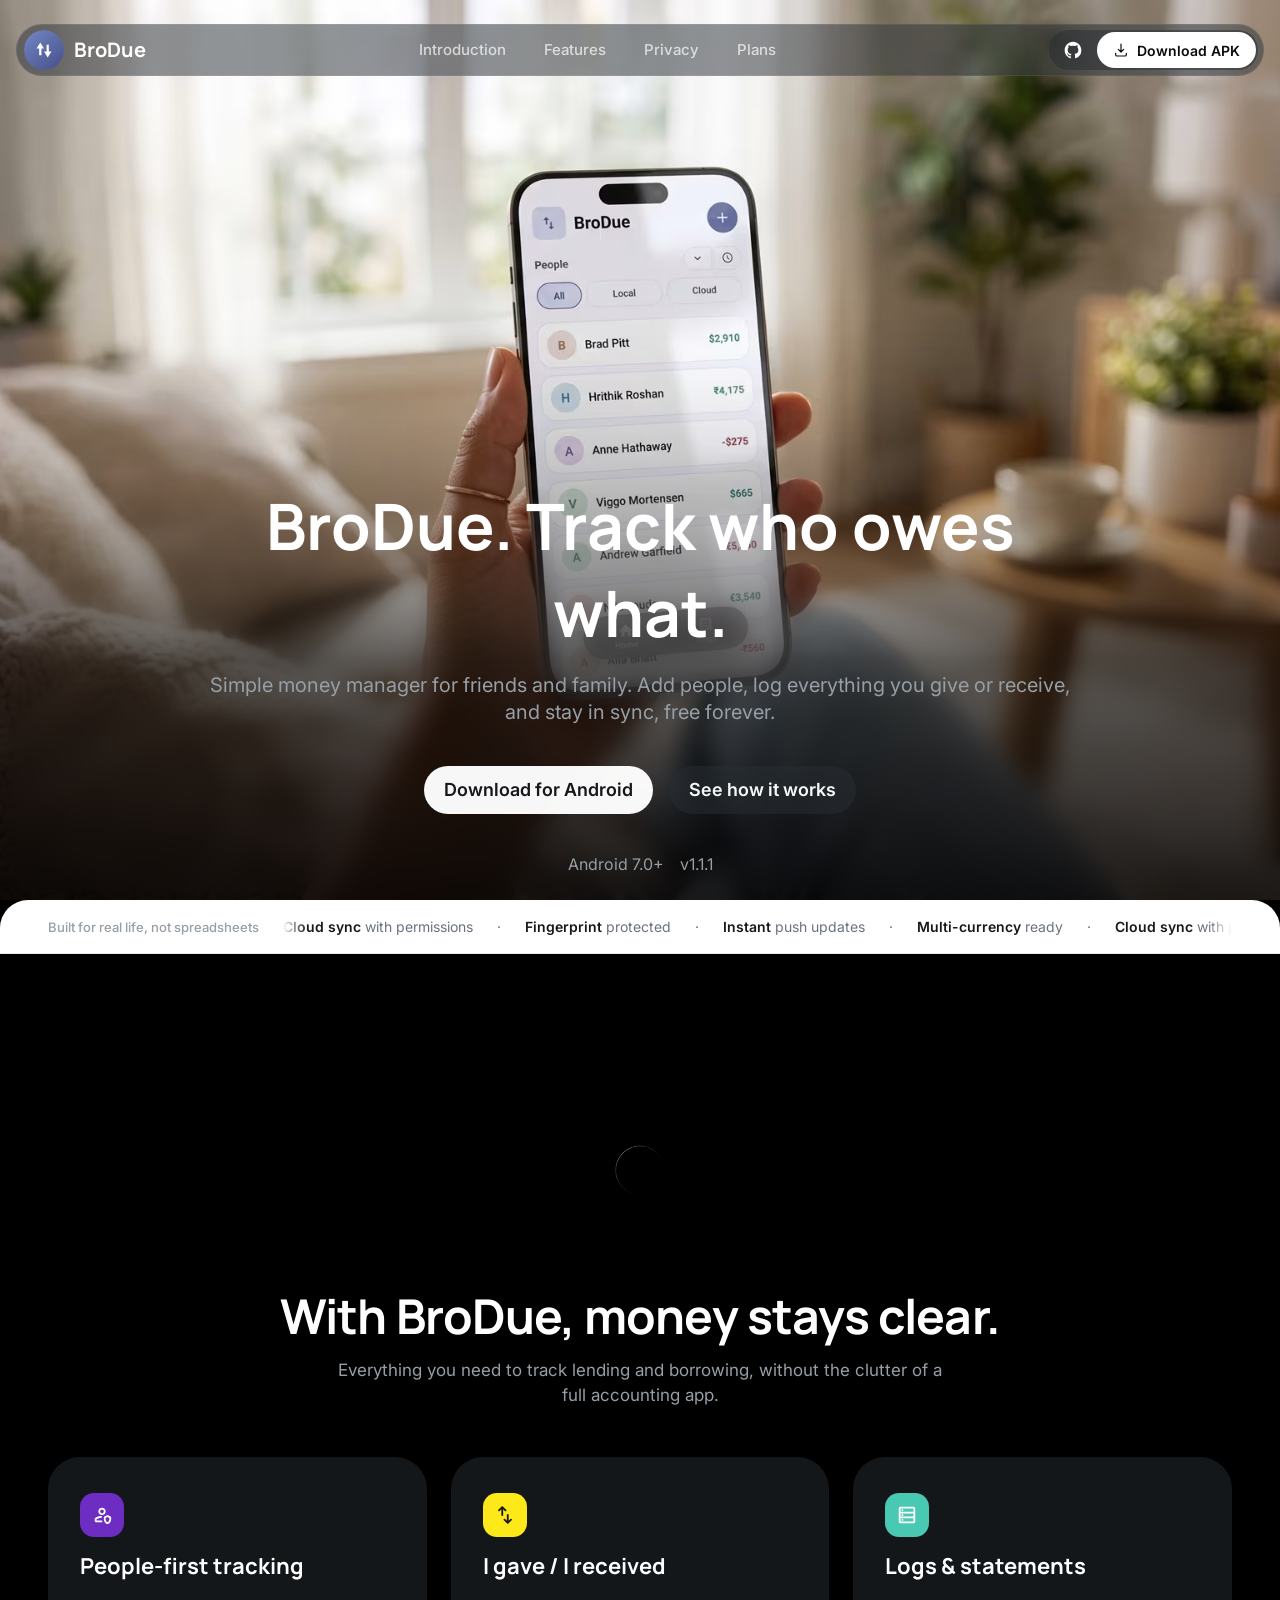
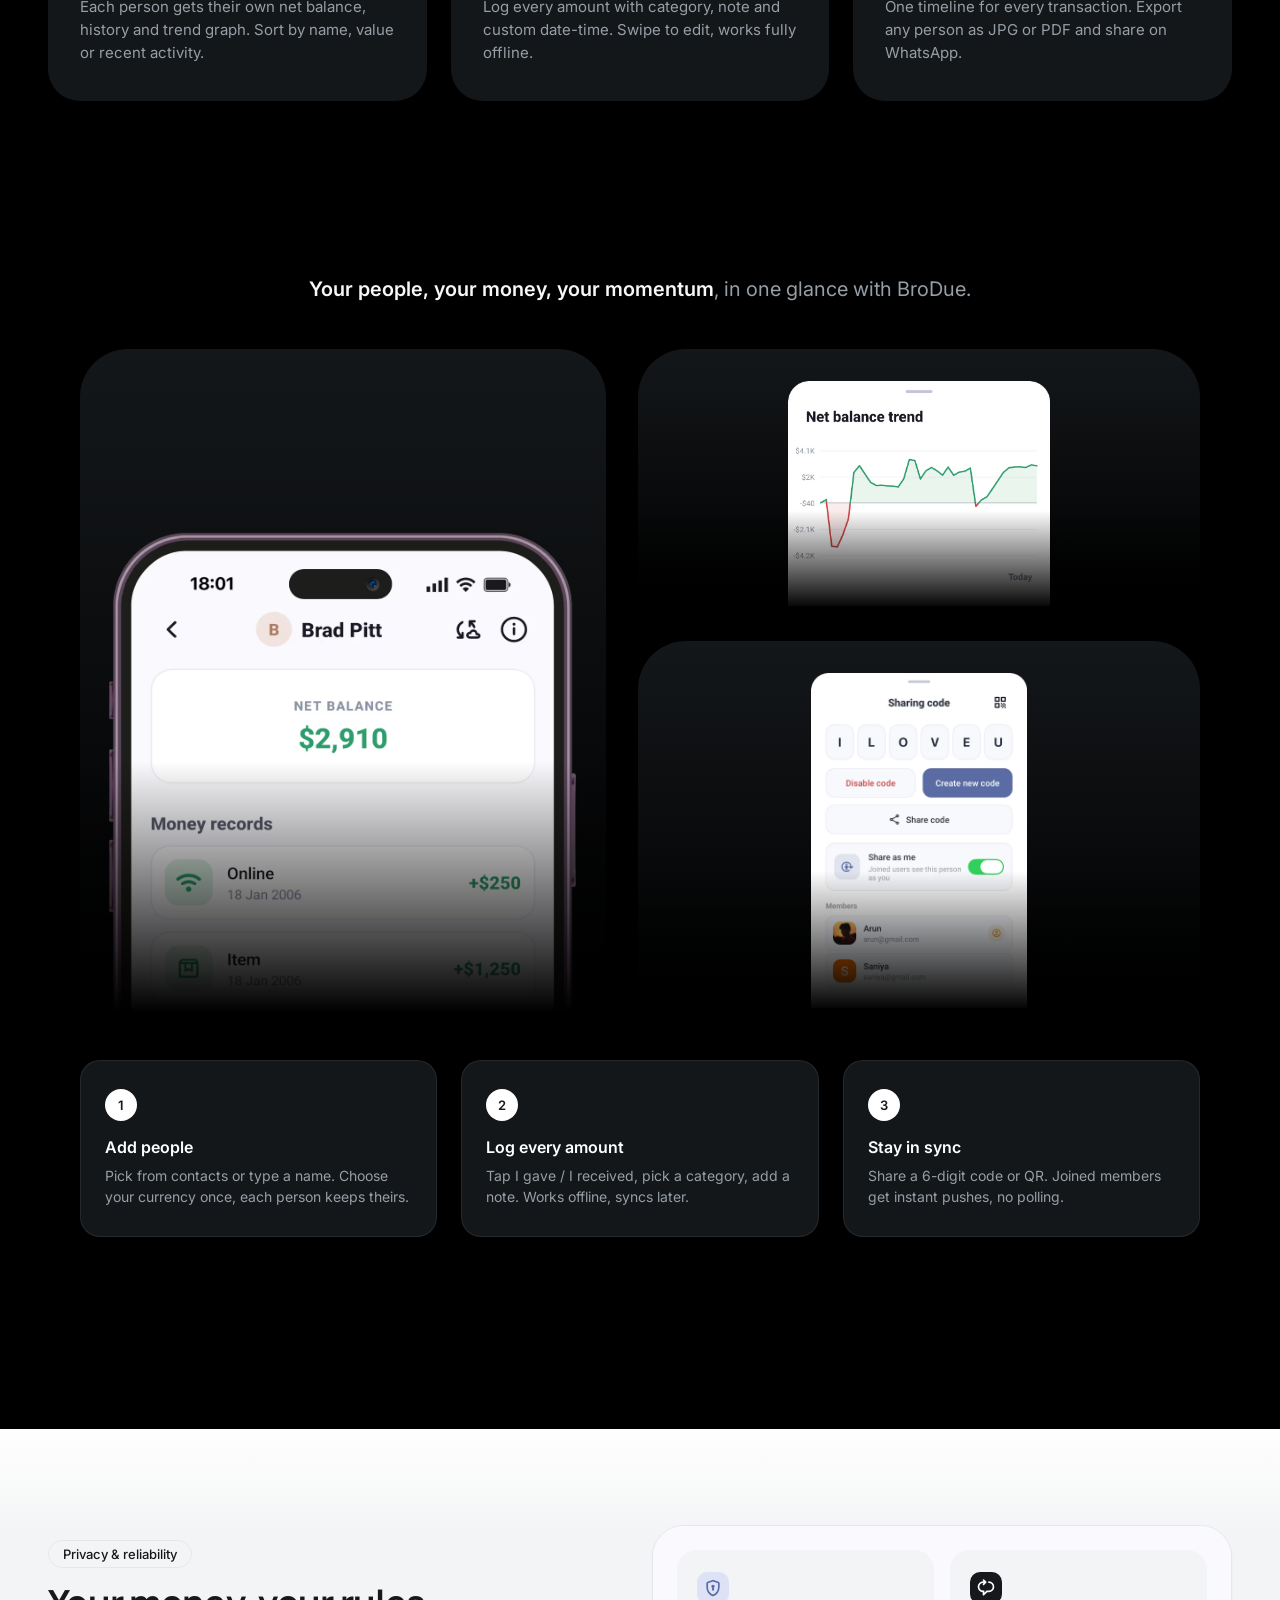
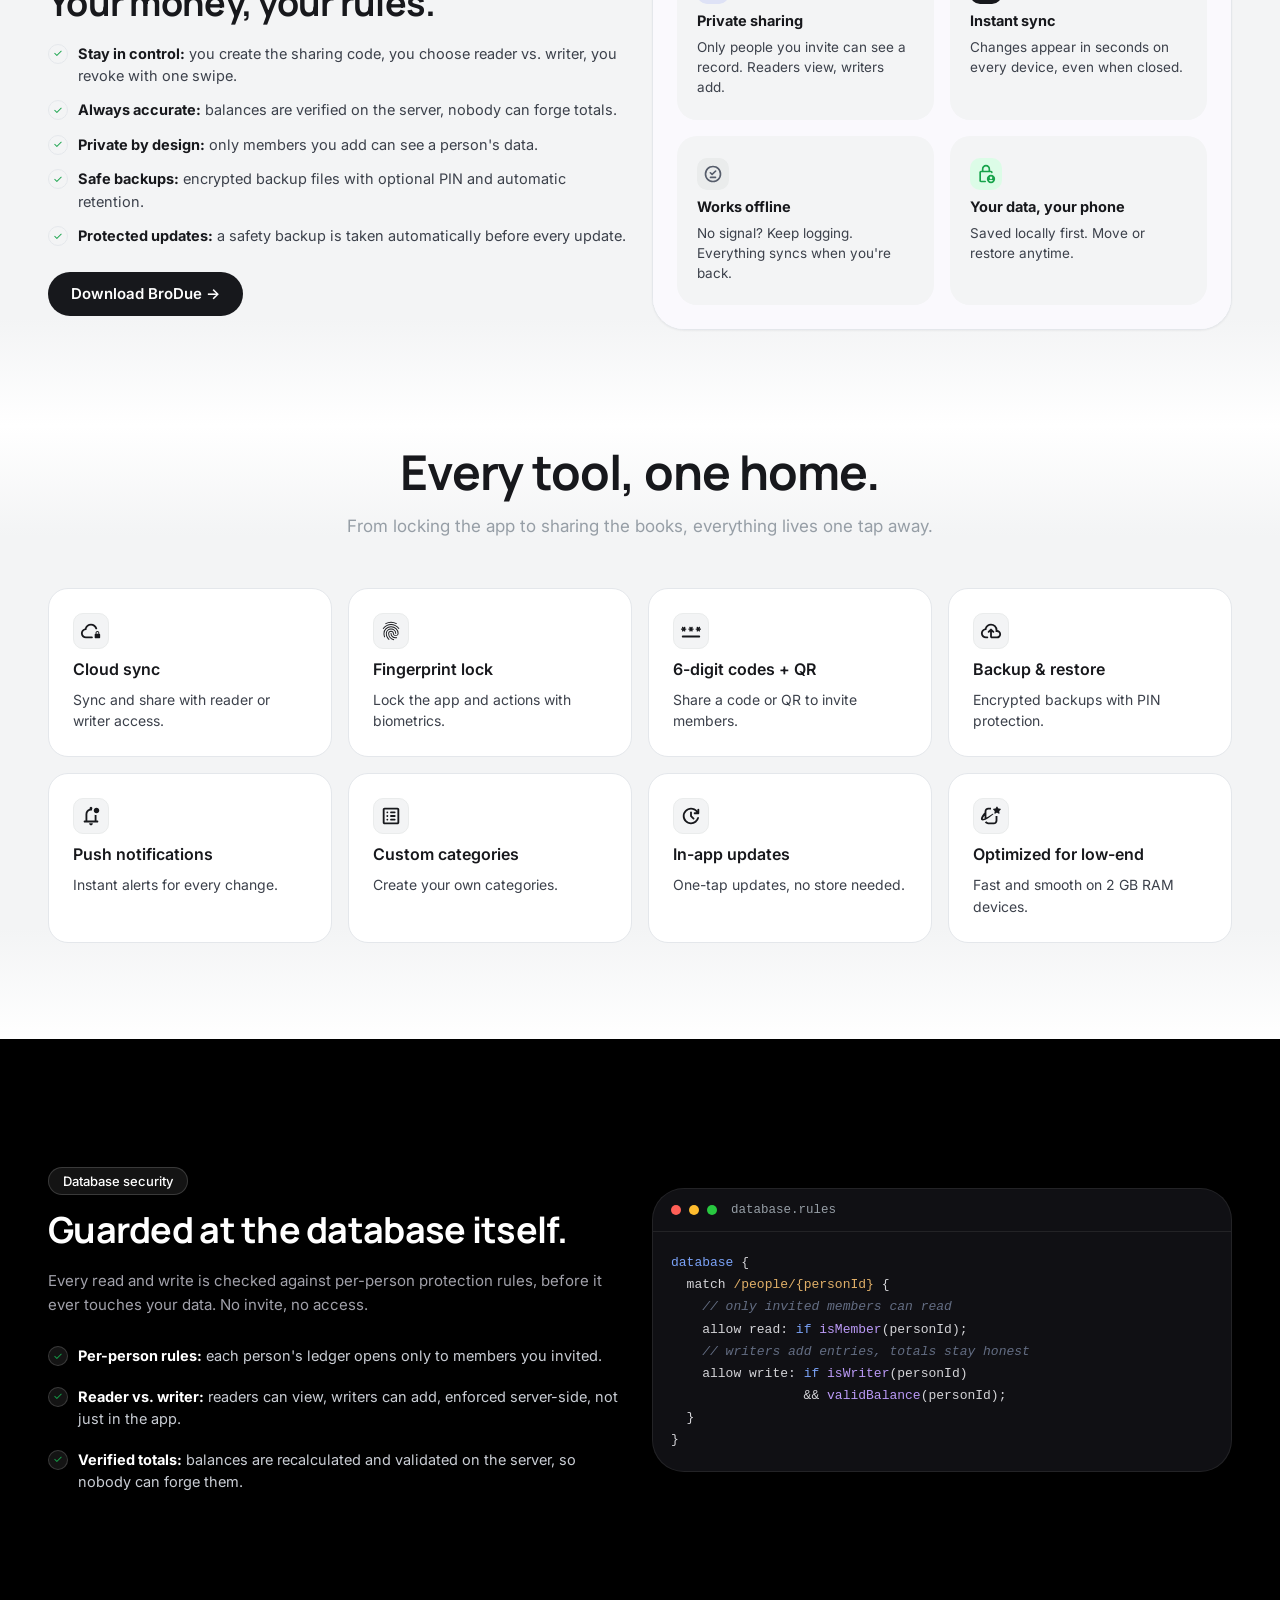
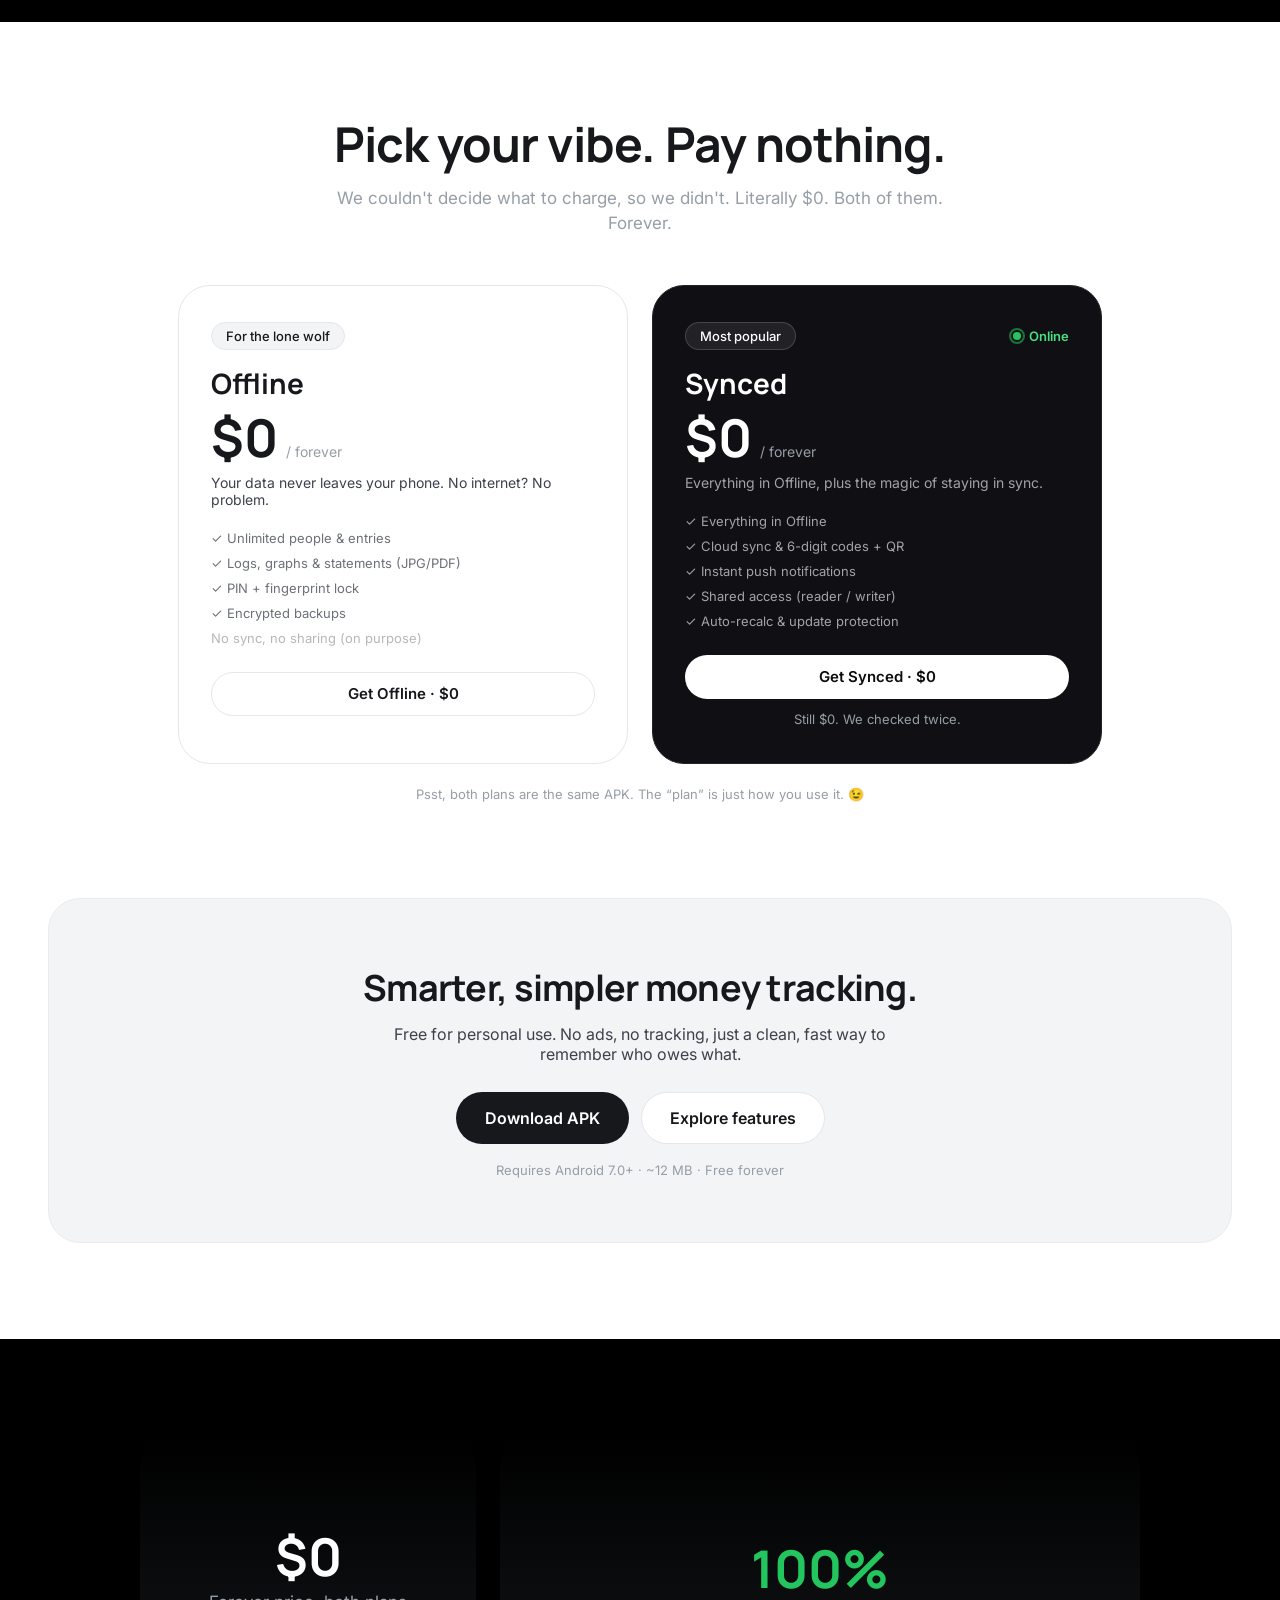
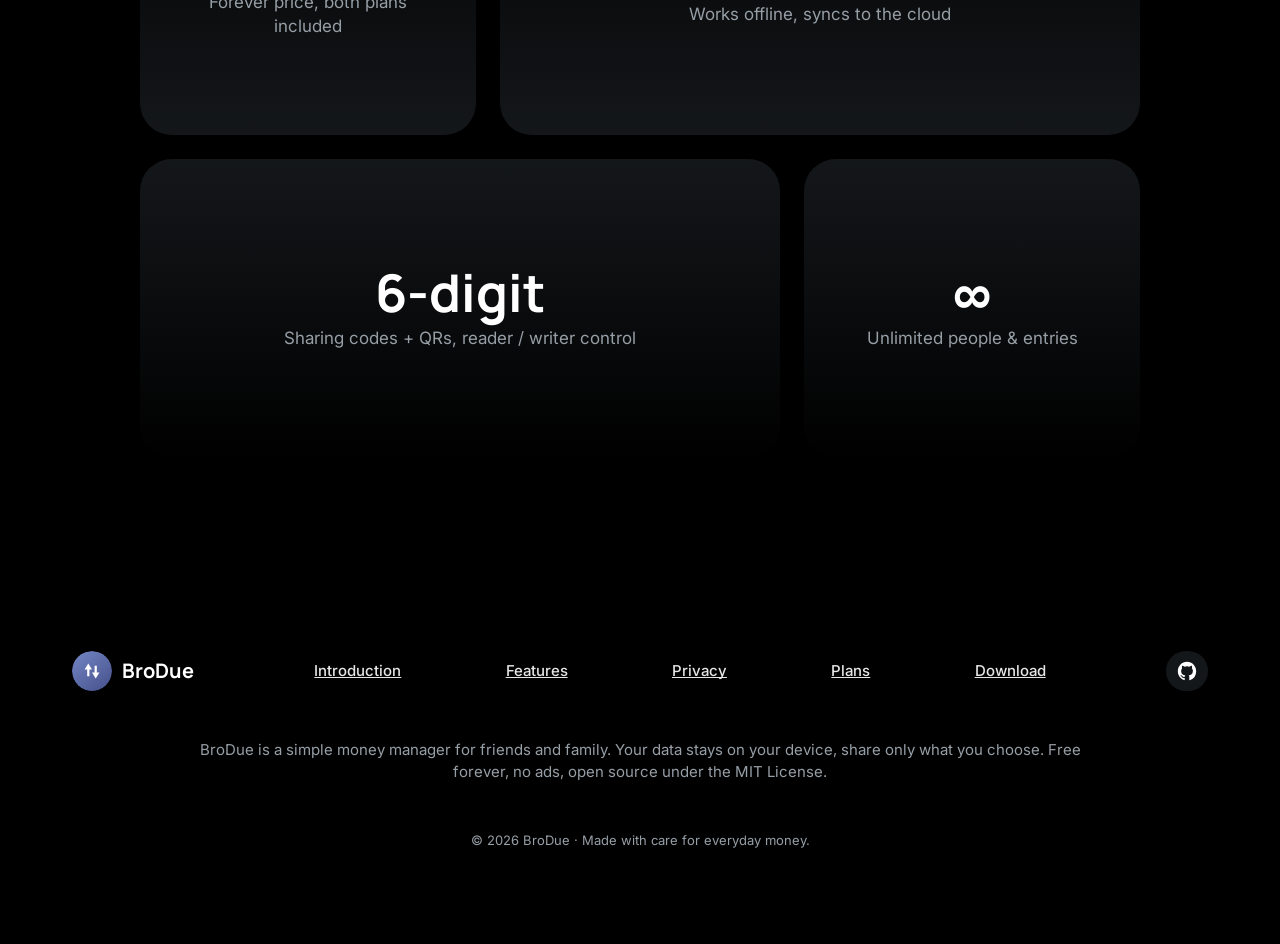
<file: website/index.html>
<!DOCTYPE html>
<html lang="en">
<head>
  <meta charset="UTF-8" />
  <meta name="viewport" content="width=device-width, initial-scale=1.0" />
  <title>BroDue: Track the money you lend and borrow</title>
  <meta name="description" content="BroDue is a simple, privacy-friendly money manager for friends and family. Track who owes what, stay in sync, and never lose track of a cent. Free forever." />
  <meta name="theme-color" content="#000000" />
  <link rel="icon" href="./assets/B-logo.avif" type="image/avif" />
  <link rel="preconnect" href="https://fonts.googleapis.com" />
  <link rel="preconnect" href="https://fonts.gstatic.com" crossorigin />
  <link href="https://fonts.googleapis.com/css2?family=Inter:wght@400;500;600;700&family=Manrope:wght@700;800&display=swap" rel="stylesheet" />
  <link rel="stylesheet" href="./styles.css" />
</head>
<body>
  <div class="page-shell">

    
    <div class="header-wrap">
      <header class="pill-header" id="pillHeader">
        <div class="pill-glow" aria-hidden="true"></div>
        <a class="pill-brand" href="#top" aria-label="BroDue home">
          <span class="pill-logo">
            <img src="./assets/logo.svg" alt="BroDue logo" width="40" height="40" />
          </span>
          <span class="pill-word">BroDue</span>
        </a>
        <nav class="pill-nav" aria-label="Primary">
          <a href="#features">Introduction</a>
          <a href="#privacy">Features</a>
          <a href="#security">Privacy</a>
          <a href="#plans">Plans</a>
        </nav>
        <div class="pill-actions">
          <a class="pill-github" href="https://github.com/Arun-Kaswan/BroDue" target="_blank" rel="noopener" aria-label="GitHub">
            <svg width="20" height="20" viewBox="0 0 24 24" fill="none" aria-hidden="true"><path d="M12 2C6.48 2 2 6.58 2 12.26c0 4.51 2.87 8.34 6.84 9.69.5.1.68-.22.68-.49 0-.24-.01-1.04-.02-1.89-2.78.62-3.37-1.2-3.37-1.2-.45-1.18-1.11-1.5-1.11-1.5-.9-.63.07-.62.07-.62 1 .07 1.53 1.05 1.53 1.05.9 1.57 2.36 1.12 2.93.85.09-.67.35-1.12.64-1.38-2.22-.26-4.56-1.14-4.56-5.07 0-1.12.39-2.04 1.03-2.76-.1-.26-.45-1.3.1-2.72 0 0 .84-.28 2.75 1.05a9.3 9.3 0 0 1 5.01 0c1.91-1.33 2.75-1.05 2.75-1.05.55 1.42.2 2.46.1 2.72.64.72 1.03 1.64 1.03 2.76 0 3.94-2.34 4.81-4.57 5.06.36.32.68.94.68 1.9 0 1.37-.01 2.48-.01 2.82 0 .27.18.6.69.49A10.22 10.22 0 0 0 22 12.26C22 6.58 17.52 2 12 2Z" fill="currentColor"/></svg>
          </a>
          <a class="pill-cta" data-download-apk href="https://github.com/Arun-Kaswan/BroDue/releases/latest">
            <svg width="16" height="16" viewBox="0 0 24 24" fill="none" aria-hidden="true"><path d="M12 3v12m0 0-4-4m4 4 4-4M4 17v2a2 2 0 0 0 2 2h12a2 2 0 0 0 2-2v-2" stroke="currentColor" stroke-width="1.8" stroke-linecap="round" stroke-linejoin="round"/></svg>
            <span>Download APK</span>
          </a>
          <button class="pill-toggle" id="navToggle" aria-label="Open menu" aria-expanded="false" aria-controls="mobileMenu">
            <span></span><span></span><span></span>
          </button>
        </div>
      </header>
      <div class="mobile-menu" id="mobileMenu">
        <a href="#features">Introduction</a>
        <a href="#privacy">Features</a>
        <a href="#security">Privacy</a>
        <a href="#plans">Plans</a>
        <div class="mobile-menu-actions">
          <a class="pill-github" href="https://github.com/Arun-Kaswan/BroDue" target="_blank" rel="noopener" aria-label="GitHub">
            <svg width="20" height="20" viewBox="0 0 24 24" fill="none" aria-hidden="true"><path d="M12 2C6.48 2 2 6.58 2 12.26c0 4.51 2.87 8.34 6.84 9.69.5.1.68-.22.68-.49 0-.24-.01-1.04-.02-1.89-2.78.62-3.37-1.2-3.37-1.2-.45-1.18-1.11-1.5-1.11-1.5-.9-.63.07-.62.07-.62 1 .07 1.53 1.05 1.53 1.05.9 1.57 2.36 1.12 2.93.85.09-.67.35-1.12.64-1.38-2.22-.26-4.56-1.14-4.56-5.07 0-1.12.39-2.04 1.03-2.76-.1-.26-.45-1.3.1-2.72 0 0 .84-.28 2.75 1.05a9.3 9.3 0 0 1 5.01 0c1.91-1.33 2.75-1.05 2.75-1.05.55 1.42.2 2.46.1 2.72.64.72 1.03 1.64 1.03 2.76 0 3.94-2.34 4.81-4.57 5.06.36.32.68.94.68 1.9 0 1.37-.01 2.48-.01 2.82 0 .27.18.6.69.49A10.22 10.22 0 0 0 22 12.26C22 6.58 17.52 2 12 2Z" fill="currentColor"/></svg>
          </a>
          <a class="btn btn--light" data-download-apk href="https://github.com/Arun-Kaswan/BroDue/releases/latest">Download APK</a>
        </div>
      </div>
    </div>

    
    <section class="hero" id="top">
      
      <div class="hero-desktop" style="height:100vh">
        <div class="hero-desktop-bg"><img alt="" class="hero-desktop-img" src="./assets/home.avif" sizes="100vw" width="2400" height="1350" decoding="async" fetchpriority="high" /></div>
        <div class="hero-blur-desktop" aria-hidden="true"></div>
        <div class="hero-shade-desktop" aria-hidden="true"></div>
        <div class="hero-content-desktop">
          <div class="hero-stack-desktop">
            <div class="hero-copy-desktop">
              <h1 class="hero-title-desktop">BroDue. Track who owes what.</h1>
              <p class="hero-desc-desktop"><span>Simple money manager for friends and family. Add people, log everything you give or receive, and stay in sync, free forever.</span></p>
            </div>
            <div class="hero-btns-desktop">
              <a class="hero-btn-primary-desktop" data-download-apk href="https://github.com/Arun-Kaswan/BroDue/releases/latest"><span>Download for Android</span></a>
              <a class="hero-btn-secondary-desktop" href="#how"><span>See how it works</span></a>
            </div>
            <div class="hero-links-desktop"><span>Android 7.0+</span><span>v1.1.1</span></div>
          </div>
        </div>
      </div>
      
      <div class="hero-mobile" style="height:100vh">
        <img alt="" class="hero-mobile-img" src="./assets/home.avif" sizes="100vw" width="1080" height="1920" decoding="async" fetchpriority="high" />
        <div class="hero-blur-mobile" aria-hidden="true"></div>
        <div class="hero-shade-mobile" aria-hidden="true"></div>
        <div class="hero-content-mobile">
          <div class="hero-stack-mobile">
            <div class="hero-copy-mobile">
              <p class="hero-title-mobile">BroDue. Track who owes what.</p>
              <p class="hero-desc-mobile"><span>Simple money manager for friends and family. Add people, log everything you give or receive, free forever.</span></p>
            </div>
            <div class="hero-btns-mobile">
              <a class="hero-btn-primary-mobile" data-download-apk href="https://github.com/Arun-Kaswan/BroDue/releases/latest"><span>Download for Android</span></a>
              <a class="hero-btn-secondary-mobile" href="#how"><span>See how it works</span></a>
            </div>
            <div class="hero-links-mobile"><span>Android 7.0+</span><span>v1.1.1</span></div>
          </div>
        </div>
      </div>
    </section>

    
    <div class="body-white">

      
      <section class="strip">
        <div class="strip-inner">
          <span class="strip-caption">Built for real life, not spreadsheets</span>
          <div class="strip-marquee" aria-label="Highlights">
            <div class="strip-stats">
              <span><strong>Cloud sync</strong> with permissions</span><span class="strip-dot">·</span>
              <span><strong>Fingerprint</strong> protected</span><span class="strip-dot">·</span>
              <span><strong>Instant</strong> push updates</span><span class="strip-dot">·</span>
              <span><strong>Multi-currency</strong> ready</span><span class="strip-dot">·</span>
              <span aria-hidden="true"><strong>Cloud sync</strong> with permissions</span><span class="strip-dot" aria-hidden="true">·</span>
              <span aria-hidden="true"><strong>Fingerprint</strong> protected</span><span class="strip-dot" aria-hidden="true">·</span>
              <span aria-hidden="true"><strong>Instant</strong> push updates</span><span class="strip-dot" aria-hidden="true">·</span>
              <span aria-hidden="true"><strong>Multi-currency</strong> ready</span><span class="strip-dot" aria-hidden="true">·</span>
            </div>
          </div>
        </div>
      </section>

      
      <section class="section section--dark" id="features">
        <div class="wrap">
          <video class="reveal-video" src="./assets/b-reveal.webm" autoplay muted playsinline preload="metadata"></video>
          <div class="section-head">
            <h2>With BroDue, money stays clear.</h2>
            <p>Everything you need to track lending and borrowing, without the clutter of a full accounting app.</p>
          </div>
          <div class="grid grid--3">
            <article class="soft-card reveal">
              <div class="soft-icon" style="background:#6d2dc2;color:#fff;"><svg xmlns="http://www.w3.org/2000/svg" height="24px" viewBox="0 -960 960 960" width="24px" fill="currentColor" aria-hidden="true"><path d="M458-240Zm-218 80q-33 0-56.5-23.5T160-240v-32q0-34 17.5-62.5T224-378q31-16 62.5-27t63.5-19q23-5 45-9t45-6q17-2 28.5 10t11.5 29q0 17-11.5 28.5T440-358q-18 2-35.5 4t-35.5 7q-28 7-55 17t-54 24q-9 5-14.5 14t-5.5 20v32h218q17 0 28.5 11.5T498-200q0 17-11.5 28.5T458-160H240Zm320-215q0-11 5.5-21t16.5-15l120-60q8-5 18-5t18 5l120 60q11 5 16.5 15t5.5 21v77q0 69-36 125t-98 85q-6 3-12.5 4T720-83q-7 0-13.5-1T694-88q-62-29-98-85t-36-125v-77Zm160 211q38-18 59-55t21-79v-52l-80-40-80 40v52q0 42 21 79t59 55ZM367-527q-47-47-47-113t47-113q47-47 113-47t113 47q47 47 47 113t-47 113q-47 47-113 47t-113-47Zm169.5-56.5Q560-607 560-640t-23.5-56.5Q513-720 480-720t-56.5 23.5Q400-673 400-640t23.5 56.5Q447-560 480-560t56.5-23.5ZM480-640Zm240 363Z"/></svg></div>
              <h3>People-first tracking</h3>
              <p>Each person gets their own net balance, history and trend graph. Sort by name, value or recent activity.</p>
            </article>
            <article class="soft-card reveal">
              <div class="soft-icon" style="background:#fde819;color:#17181c;"><svg xmlns="http://www.w3.org/2000/svg" height="24px" viewBox="0 -960 960 960" width="24px" fill="currentColor" aria-hidden="true"><path d="M331.5-451.5Q320-463 320-480v-247l-75 75q-11 11-27.5 11T189-652q-12-12-12-28.5t12-28.5l143-143q6-6 13-8.5t15-2.5q8 0 15 2.5t13 8.5l144 144q12 12 11.5 28T531-652q-12 11-28 11.5T475-652l-75-75v247q0 17-11.5 28.5T360-440q-17 0-28.5-11.5ZM585-99.5q-7-2.5-13-8.5L428-252q-12-12-11.5-28t12.5-28q12-11 28-11.5t28 11.5l75 75v-247q0-17 11.5-28.5T600-520q17 0 28.5 11.5T640-480v247l75-75q11-11 27.5-11t28.5 11q12 12 12 28.5T771-251L628-108q-6 6-13 8.5T600-97q-8 0-15-2.5Z"/></svg></div>
              <h3>I gave / I received</h3>
              <p>Log every amount with category, note and custom date-time. Swipe to edit, works fully offline.</p>
            </article>
            <article class="soft-card reveal">
              <div class="soft-icon" style="background:#49c8b2;color:#fff;"><svg xmlns="http://www.w3.org/2000/svg" height="24px" viewBox="0 -960 960 960" width="24px" fill="currentColor" aria-hidden="true"><path d="M200-120q-33 0-56.5-23.5T120-200v-560q0-33 23.5-56.5T200-840h560q33 0 56.5 23.5T840-760v560q0 33-23.5 56.5T760-120H200Zm0-507h560v-133H200v133Zm0 214h560v-134H200v134Zm0 213h560v-133H200v133Zm51.5-465.5Q240-677 240-694t11.5-28.5Q263-734 280-734t28.5 11.5Q320-711 320-694t-11.5 28.5Q297-654 280-654t-28.5-11.5Zm0 214Q240-463 240-480t11.5-28.5Q263-520 280-520t28.5 11.5Q320-497 320-480t-11.5 28.5Q297-440 280-440t-28.5-11.5Zm0 214Q240-249 240-266t11.5-28.5Q263-306 280-306t28.5 11.5Q320-283 320-266t-11.5 28.5Q297-226 280-226t-28.5-11.5Z"/></svg></div>
              <h3>Logs &amp; statements</h3>
              <p>One timeline for every transaction. Export any person as JPG or PDF and share on WhatsApp.</p>
            </article>
          </div>
        </div>
      </section>

      
      <section class="img-columns" id="how">
        <div class="img-columns-inner">
          <p class="img-columns-lead reveal"><strong>Your people, your money, your momentum</strong><span>, in one glance with BroDue.</span></p>
          <div class="img-columns-grid">
            <div class="img-col-tall reveal">
              <img src="./assets/person.avif" alt="People and balances in BroDue" loading="lazy" decoding="async" />
              <div class="img-col-fade" aria-hidden="true"></div>
            </div>
            <div class="img-col-stack">
              <div class="img-col-cell reveal">
                <div class="img-col-card">
                  <img src="./assets/graph.avif" alt="Balance trend graph in BroDue" loading="lazy" decoding="async" />
                  <div class="img-col-fade" aria-hidden="true"></div>
                </div>
              </div>
              <div class="img-col-cell img-col-card--overlap reveal">
                <div class="img-col-card">
                  <img src="./assets/share.avif" alt="Sharing a person from BroDue" loading="lazy" decoding="async" />
                  <div class="img-col-fade" aria-hidden="true"></div>
                </div>
              </div>
            </div>
          </div>
          <div class="steps">
            <div class="step reveal"><span class="step-num">1</span><h4>Add people</h4><p>Pick from contacts or type a name. Choose your currency once, each person keeps theirs.</p></div>
            <div class="step reveal"><span class="step-num">2</span><h4>Log every amount</h4><p>Tap I gave / I received, pick a category, add a note. Works offline, syncs later.</p></div>
            <div class="step reveal"><span class="step-num">3</span><h4>Stay in sync</h4><p>Share a 6-digit code or QR. Joined members get instant pushes, no polling.</p></div>
          </div>
        </div>
      </section>

      
      <section class="section section--tint" id="privacy">
        <div class="wrap grid grid--2 grid--middle">
          <div class="reveal">
            <span class="tag-pill">Privacy &amp; reliability</span>
            <h2 class="h-md">Your money, your rules.</h2>
            <ul class="check-list">
              <li><strong>Stay in control:</strong> you create the sharing code, you choose reader vs. writer, you revoke with one swipe.</li>
              <li><strong>Always accurate:</strong> balances are verified on the server, nobody can forge totals.</li>
              <li><strong>Private by design:</strong> only members you add can see a person's data.</li>
              <li><strong>Safe backups:</strong> encrypted backup files with optional PIN and automatic retention.</li>
              <li><strong>Protected updates:</strong> a safety backup is taken automatically before every update.</li>
            </ul>
            <a class="btn btn--dark" data-download-apk href="https://github.com/Arun-Kaswan/BroDue/releases/latest">Download BroDue →</a>
          </div>
          <div class="mock-card reveal">
            <div class="security-grid">
              <div class="sec-card"><span class="sec-icon" style="background:#DEE2F6;color:#5B6BA3;"><svg xmlns="http://www.w3.org/2000/svg" height="24px" viewBox="0 -960 960 960" width="24px" fill="currentColor" aria-hidden="true"><path d="M444-360h72q9 0 15.5-7.5T536-384l-19-105q20-10 31.5-29t11.5-42q0-33-23.5-56.5T480-640q-33 0-56.5 23.5T400-560q0 23 11.5 42t31.5 29l-19 105q-2 9 4.5 16.5T444-360Zm23 275q-6-1-12-3-135-45-215-166.5T160-516v-189q0-25 14.5-45t37.5-29l240-90q14-5 28-5t28 5l240 90q23 9 37.5 29t14.5 45v189q0 140-80 261.5T505-88q-6 2-12 3t-13 1q-7 0-13-1Zm13-79q104-33 172-132t68-220v-189l-240-90-240 90v189q0 121 68 220t172 132Zm0-316Z"/></svg></span><strong>Private sharing</strong><span>Only people you invite can see a record. Readers view, writers add.</span></div>
              <div class="sec-card"><span class="sec-icon" style="background:#17181c;color:#fff;"><svg xmlns="http://www.w3.org/2000/svg" height="24px" viewBox="0 -960 960 960" width="24px" fill="currentColor" aria-hidden="true"><path d="M360-116q-16 0-28-11.5T320-157v-124q-101-8-170.5-82T80-540q0-109 75.5-184.5T340-800h27l-36-36q-11-11-11-27.5t12-28.5q11-11 28-11t28 11l104 104q6 6 8.5 13t2.5 15q0 8-2.5 15t-8.5 13L388-628q-11 11-27.5 11.5T332-628q-11-11-11-28t11-28l35-36h-27q-75 0-127.5 52.5T160-540q0 75 52.5 127.5T340-360h60v107l107-107h113q75 0 127.5-52.5T800-540q0-75-52.5-127.5T620-720q-17 0-28.5-11.5T580-760q0-17 11.5-28.5T620-800q109 0 184.5 75.5T880-540q0 109-75.5 184.5T620-280h-80L388-128q-6 6-13 9t-15 3Z"/></svg></span><strong>Instant sync</strong><span>Changes appear in seconds on every device, even when closed.</span></div>
              <div class="sec-card"><span class="sec-icon" style="background:#eaecec;color:#565d6b;"><svg xmlns="http://www.w3.org/2000/svg" height="24px" viewBox="0 -960 960 960" width="24px" fill="currentColor" aria-hidden="true"><path d="M360-280h240q17 0 28.5-11.5T640-320q0-17-11.5-28.5T600-360H360q-17 0-28.5 11.5T320-320q0 17 11.5 28.5T360-280Zm78-232-58-58q-11-11-28-11t-28 11q-11 11-11 28t11 28l86 86q12 12 28 12t28-12l170-170q12-12 11.5-28.5T635-654q-12-11-28.5-10.5T579-653L438-512Zm42 432q-83 0-156-31.5T197-197q-54-54-85.5-127T80-480q0-83 31.5-156T197-763q54-54 127-85.5T480-880q83 0 156 31.5T763-763q54 54 85.5 127T880-480q0 83-31.5 156T763-197q-54 54-127 85.5T480-80Zm0-80q134 0 227-93t93-227q0-134-93-227t-227-93q-134 0-227 93t-93 227q0 134 93 227t227 93Zm0-320Z"/></svg></span><strong>Works offline</strong><span>No signal? Keep logging. Everything syncs when you're back.</span></div>
              <div class="sec-card"><span class="sec-icon" style="background:#dcfce7;color:#16a34a;"><svg xmlns="http://www.w3.org/2000/svg" height="24px" viewBox="0 -960 960 960" width="24px" fill="currentColor" aria-hidden="true"><path d="M360-640h240v-80q0-50-35-85t-85-35q-50 0-85 35t-35 85v80ZM240-80q-33 0-56.5-23.5T160-160v-400q0-33 23.5-56.5T240-640h40v-80q0-83 58.5-141.5T480-920q83 0 141.5 58.5T680-720v80h40q33 0 56.5 23.5T800-560q0 20-12.5 30T760-520q-15 0-27.5-10T720-560H240v400h200q17 0 28.5 11.5T480-120q0 17-11.5 28.5T440-80H240Zm0-480v400-400Zm522.5 302.5Q780-275 780-300t-17.5-42.5Q745-360 720-360t-42.5 17.5Q660-325 660-300t17.5 42.5Q695-240 720-240t42.5-17.5ZM776-134q26-14 43-39-23-14-48-20.5t-51-6.5q-26 0-51 6.5T621-173q17 25 43 39t56 14q30 0 56-14ZM578.5-98.5Q520-157 520-240t58.5-141.5Q637-440 720-440t141.5 58.5Q920-323 920-240T861.5-98.5Q803-40 720-40T578.5-98.5Z"/></svg></span><strong>Your data, your phone</strong><span>Saved locally first. Move or restore anytime.</span></div>
            </div>
          </div>
        </div>
      </section>

      
      <section class="section section--tint" id="feature-grid">
        <div class="wrap">
          <div class="section-head">
            <h2>Every tool, one home.</h2>
            <p>From locking the app to sharing the books, everything lives one tap away.</p>
          </div>
          <div class="grid grid--4">
            <article class="mini-card reveal"><div class="mini-icon"><svg xmlns="http://www.w3.org/2000/svg" height="24px" viewBox="0 -960 960 960" width="24px" fill="currentColor" aria-hidden="true"><path d="M480-380ZM260-160q-91 0-155.5-63T40-377q0-78 47-139t123-78q25-92 100-149t170-57q96 0 169.5 56T749-600q5 17-4.5 30T721-553q-14 4-29-3t-22-27q-20-60-72-98.5T480-720q-83 0-141.5 58.5T280-520h-20q-58 0-99 41t-41 99q0 58 41 99t99 41h260q17 0 28.5 11.5T560-200q0 17-11.5 28.5T520-160H260Zm420 0q-17 0-28.5-11.5T640-200v-120q0-17 11.5-28.5T680-360v-40q0-33 23.5-56.5T760-480q33 0 56.5 23.5T840-400v40q17 0 28.5 11.5T880-320v120q0 17-11.5 28.5T840-160H680Zm40-200h80v-40q0-17-11.5-28.5T760-440q-17 0-28.5 11.5T720-400v40Z"/></svg></div><h4>Cloud sync</h4><p>Sync and share with reader or writer access.</p></article>
            <article class="mini-card reveal"><div class="mini-icon"><svg xmlns="http://www.w3.org/2000/svg" height="24px" viewBox="0 -960 960 960" width="24px" fill="currentColor" aria-hidden="true"><path d="M481-781q106 0 200 45.5T838-604q7 9 4.5 16t-8.5 12q-6 5-14 4.5t-14-8.5q-55-78-141.5-119.5T481-741q-97 0-182 41.5T158-580q-6 9-14 10t-14-4q-7-5-8.5-12.5T126-602q62-85 155.5-132T481-781Zm0 94q135 0 232 90t97 223q0 50-35.5 83.5T688-257q-51 0-87.5-33.5T564-374q0-33-24.5-55.5T481-452q-34 0-58.5 22.5T398-374q0 97 57.5 162T604-121q9 3 12 10t1 15q-2 7-8 12t-15 3q-104-26-170-103.5T358-374q0-50 36-84t87-34q51 0 87 34t36 84q0 33 25 55.5t59 22.5q34 0 58-22.5t24-55.5q0-116-85-195t-203-79q-118 0-203 79t-85 194q0 24 4.5 60t21.5 84q3 9-.5 16T208-205q-8 3-15.5-.5T182-217q-15-39-21.5-77.5T154-374q0-133 96.5-223T481-687Zm0-192q64 0 125 15.5T724-819q9 5 10.5 12t-1.5 14q-3 7-10 11t-17-1q-53-27-109.5-41.5T481-839q-58 0-114 13.5T260-783q-8 5-16 2.5T232-791q-4-8-2-14.5t10-11.5q56-30 117-46t124-16Zm0 289q93 0 160 62.5T708-374q0 9-5.5 14.5T688-354q-8 0-14-5.5t-6-14.5q0-75-55.5-125.5T481-550q-76 0-130.5 50.5T296-374q0 81 28 137.5T406-123q6 6 6 14t-6 14q-6 6-14 6t-14-6q-59-62-90.5-126.5T256-374q0-91 66-153.5T481-590Zm-1 196q9 0 14.5 6t5.5 14q0 75 54 123t126 48q6 0 17-1t23-3q9-2 15.5 2.5T744-191q2 8-3 14t-13 8q-18 5-31.5 5.5t-16.5.5q-89 0-154.5-60T460-374q0-8 5.5-14t14.5-6Z"/></svg></div><h4>Fingerprint lock</h4><p>Lock the app and actions with biometrics.</p></article>
            <article class="mini-card reveal"><div class="mini-icon"><svg xmlns="http://www.w3.org/2000/svg" height="24px" viewBox="0 -960 960 960" width="24px" fill="currentColor" aria-hidden="true"><path d="M120-280h720q17 0 28.5 11.5T880-240q0 17-11.5 28.5T840-200H120q-17 0-28.5-11.5T80-240q0-17 11.5-28.5T120-280Zm40-222-19 34q-6 11-18 14t-23-3q-11-6-14-18t3-23l19-34H70q-13 0-21.5-8.5T40-562q0-13 8.5-21.5T70-592h38l-19-32q-6-11-3-23t14-18q11-6 23-3t18 14l19 32 19-32q6-11 18-14t23 3q11 6 14 18t-3 23l-19 32h38q13 0 21.5 8.5T280-562q0 13-8.5 21.5T250-532h-38l19 34q6 11 3 23t-14 18q-11 6-23 3t-18-14l-19-34Zm320 0-19 34q-6 11-18 14t-23-3q-11-6-14-18t3-23l19-34h-38q-13 0-21.5-8.5T360-562q0-13 8.5-21.5T390-592h38l-19-32q-6-11-3-23t14-18q11-6 23-3t18 14l19 32 19-32q6-11 18-14t23 3q11 6 14 18t-3 23l-19 32h38q13 0 21.5 8.5T600-562q0 13-8.5 21.5T570-532h-38l19 34q6 11 3 23t-14 18q-11 6-23 3t-18-14l-19-34Zm320 0-19 34q-6 11-18 14t-23-3q-11-6-14-18t3-23l19-34h-38q-13 0-21.5-8.5T680-562q0-13 8.5-21.5T710-592h38l-19-32q-6-11-3-23t14-18q11-6 23-3t18 14l19 32 19-32q6-11 18-14t23 3q11 6 14 18t-3 23l-19 32h38q13 0 21.5 8.5T920-562q0 13-8.5 21.5T890-532h-38l19 34q6 11 3 23t-14 18q-11 6-23 3t-18-14l-19-34Z"/></svg></div><h4>6-digit codes + QR</h4><p>Share a code or QR to invite members.</p></article>
            <article class="mini-card reveal"><div class="mini-icon"><svg xmlns="http://www.w3.org/2000/svg" height="24px" viewBox="0 -960 960 960" width="24px" fill="currentColor" aria-hidden="true"><path d="m440-446-36 35q-11 11-27.5 11T348-412q-11-11-11-28t11-28l104-104q12-12 28-12t28 12l104 104q11 11 11.5 27.5T612-412q-11 11-27.5 11.5T556-411l-36-35v206h220q42 0 71-29t29-71q0-42-29-71t-71-29h-60v-80q0-83-58.5-141.5T480-720q-83 0-141.5 58.5T280-520h-20q-58 0-99 41t-41 99q0 58 41 99t99 41h60q17 0 28.5 11.5T360-200q0 17-11.5 28.5T320-160h-60q-91 0-155.5-63T40-377q0-78 47-139t123-78q25-92 100-149t170-57q117 0 198.5 81.5T760-520q69 8 114.5 59.5T920-340q0 75-52.5 127.5T740-160H520q-33 0-56.5-23.5T440-240v-206Zm40 6Z"/></svg></div><h4>Backup &amp; restore</h4><p>Encrypted backups with PIN protection.</p></article>
            <article class="mini-card reveal"><div class="mini-icon"><svg xmlns="http://www.w3.org/2000/svg" height="24px" viewBox="0 -960 960 960" width="24px" fill="currentColor" aria-hidden="true"><path d="M480-80q-33 0-56.5-23.5T400-160h160q0 33-23.5 56.5T480-80Zm0-420ZM200-200q-17 0-28.5-11.5T160-240q0-17 11.5-28.5T200-280h40v-280q0-83 50-147.5T420-792v-28q0-25 17.5-42.5T480-880q25 0 42.5 17.5T540-820v13q-11 22-16 45t-4 47q-10-2-19.5-3.5T480-720q-66 0-113 47t-47 113v280h320v-257q18 8 38.5 12.5T720-520v240h40q17 0 28.5 11.5T800-240q0 17-11.5 28.5T760-200H200Zm435-435q-35-35-35-85t35-85q35-35 85-35t85 35q35 35 35 85t-35 85q-35 35-85 35t-85-35Z"/></svg></div><h4>Push notifications</h4><p>Instant alerts for every change.</p></article>
            <article class="mini-card reveal"><div class="mini-icon"><svg xmlns="http://www.w3.org/2000/svg" height="24px" viewBox="0 -960 960 960" width="24px" fill="currentColor" aria-hidden="true"><path d="M348.5-291.5Q360-303 360-320t-11.5-28.5Q337-360 320-360t-28.5 11.5Q280-337 280-320t11.5 28.5Q303-280 320-280t28.5-11.5Zm0-160Q360-463 360-480t-11.5-28.5Q337-520 320-520t-28.5 11.5Q280-497 280-480t11.5 28.5Q303-440 320-440t28.5-11.5Zm0-160Q360-623 360-640t-11.5-28.5Q337-680 320-680t-28.5 11.5Q280-657 280-640t11.5 28.5Q303-600 320-600t28.5-11.5ZM480-280h160q17 0 28.5-11.5T680-320q0-17-11.5-28.5T640-360H480q-17 0-28.5 11.5T440-320q0 17 11.5 28.5T480-280Zm0-160h160q17 0 28.5-11.5T680-480q0-17-11.5-28.5T640-520H480q-17 0-28.5 11.5T440-480q0 17 11.5 28.5T480-440Zm0-160h160q17 0 28.5-11.5T680-640q0-17-11.5-28.5T640-680H480q-17 0-28.5 11.5T440-640q0 17 11.5 28.5T480-600ZM200-120q-33 0-56.5-23.5T120-200v-560q0-33 23.5-56.5T200-840h560q33 0 56.5 23.5T840-760v560q0 33-23.5 56.5T760-120H200Zm0-80h560v-560H200v560Zm0-560v560-560Z"/></svg></div><h4>Custom categories</h4><p>Create your own categories.</p></article>
            <article class="mini-card reveal"><div class="mini-icon"><svg xmlns="http://www.w3.org/2000/svg" height="24px" viewBox="0 -960 960 960" width="24px" fill="currentColor" aria-hidden="true"><path d="M480-120q-75 0-140.5-28.5t-114-77q-48.5-48.5-77-114T120-480q0-75 28.5-140.5t77-114q48.5-48.5 114-77T480-840q82 0 155.5 35T760-706v-54q0-17 11.5-28.5T800-800q17 0 28.5 11.5T840-760v160q0 17-11.5 28.5T800-560H640q-17 0-28.5-11.5T600-600q0-17 11.5-28.5T640-640h70q-41-56-101-88t-129-32q-117 0-198.5 81.5T200-480q0 117 81.5 198.5T480-200q95 0 170-57t99-147q5-16 18-24t29-6q17 2 27 14.5t6 27.5q-29 119-126 195.5T480-120Zm40-376 100 100q11 11 11 28t-11 28q-11 11-28 11t-28-11L452-452q-6-6-9-13.5t-3-15.5v-159q0-17 11.5-28.5T480-680q17 0 28.5 11.5T520-640v144Z"/></svg></div><h4>In-app updates</h4><p>One-tap updates, no store needed.</p></article>
            <article class="mini-card reveal"><div class="mini-icon"><svg xmlns="http://www.w3.org/2000/svg" height="24px" viewBox="0 -960 960 960" width="24px" fill="currentColor" aria-hidden="true"><path d="m730-621-74 38q-11 6-21-1.5t-8-19.5l14-80q1-5-.5-10t-5.5-8l-60-57q-9-9-5.5-20.5T586-793l83-12q4-1 15-11l38-73q6-11 18.5-11t17.5 11l37 73q1 3 15 11l82 12q13 2 17 13.5t-5 20.5l-60 57q-2 2-6 18l14 80q2 12-8.5 19.5T822-583l-73-38q-2-1-19 0ZM480-480Zm120 360H360q-50 0-90-27.5T212-219q19-7 37-15.5t36-17.5q9 23 29 37.5t46 14.5h240q33 0 56.5-23.5T680-280v-199h80v199q0 66-47 113t-113 47ZM480-480ZM122-282q-38 0-59.5-21T41-361q0-66 54-143t105-128v-48q0-66 47-113t113-47h121v80H360q-33 0-56.5 23.5T280-680v270q72-38 138-78.5T548-576q9-6 16.5-4.5T577-573q5 6 4.5 14t-8.5 15q-71 57-142.5 109.5T280-339q-35 19-77 38t-81 19Zm-2-78q20 0 40-4t40-11v-119q-32 35-51.5 67.5T120-360Z"/></svg></div><h4>Optimized for low-end</h4><p>Fast and smooth on 2 GB RAM devices.</p></article>
          </div>
        </div>
      </section>

      
      <section class="section section--dark" id="security">
        <div class="wrap grid grid--2 grid--middle">
          <div class="reveal">
            <span class="tag-pill tag-pill--dark">Database security</span>
            <h2 class="h-md">Guarded at the database itself.</h2>
            <p class="lede">Every read and write is checked against per-person protection rules, before it ever touches your data. No invite, no access.</p>
            <ul class="check-list">
              <li><strong>Per-person rules:</strong> each person's ledger opens only to members you invited.</li>
              <li><strong>Reader vs. writer:</strong> readers can view, writers can add, enforced server-side, not just in the app.</li>
              <li><strong>Verified totals:</strong> balances are recalculated and validated on the server, so nobody can forge them.</li>
            </ul>
          </div>
          <div class="code-card reveal">
            <div class="code-head">
              <span class="code-dot" style="background:#ff5f57;"></span>
              <span class="code-dot" style="background:#febc2e;"></span>
              <span class="code-dot" style="background:#28c840;"></span>
              <span class="code-file">database.rules</span>
            </div>
<pre><span class="tok-k">database</span> {
  match <span class="tok-s">/people/{personId}</span> {
    <span class="tok-c">// only invited members can read</span>
    allow read: <span class="tok-k">if</span> <span class="tok-f">isMember</span>(personId);
    <span class="tok-c">// writers add entries, totals stay honest</span>
    allow write: <span class="tok-k">if</span> <span class="tok-f">isWriter</span>(personId)
                 && <span class="tok-f">validBalance</span>(personId);
  }
}</pre>
          </div>
        </div>
      </section>

      
      <section class="section" id="plans">
        <div class="wrap wrap--narrow">
          <div class="section-head">
            <h2>Pick your vibe. Pay nothing.</h2>
            <p>We couldn't decide what to charge, so we didn't. Literally $0. Both of them. Forever.</p>
          </div>
          <div class="grid grid--2">
            <div class="tier-card reveal">
              <span class="tag-pill">For the lone wolf</span>
              <h3>Offline</h3>
              <div class="tier-price"><span>$0</span><em>/ forever</em></div>
              <p class="tier-sub">Your data never leaves your phone. No internet? No problem.</p>
              <ul class="tier-list"><li>✓ Unlimited people &amp; entries</li><li>✓ Logs, graphs &amp; statements (JPG/PDF)</li><li>✓ PIN + fingerprint lock</li><li>✓ Encrypted backups</li><li class="dim">No sync, no sharing (on purpose)</li></ul>
              <a class="btn btn--outline btn--full" data-download-apk href="https://github.com/Arun-Kaswan/BroDue/releases/latest">Get Offline · $0</a>
            </div>
            <div class="tier-card tier-card--dark reveal">
              <div class="tier-head-row">
                <span class="tag-pill tag-pill--dark">Most popular</span>
                <span class="sync-status"><i class="sync-dot" aria-hidden="true"></i>Online</span>
              </div>
              <h3>Synced</h3>
              <div class="tier-price"><span>$0</span><em>/ forever</em></div>
              <p class="tier-sub">Everything in Offline, plus the magic of staying in sync.</p>
              <ul class="tier-list tier-list--dark"><li>✓ Everything in Offline</li><li>✓ Cloud sync &amp; 6-digit codes + QR</li><li>✓ Instant push notifications</li><li>✓ Shared access (reader / writer)</li><li>✓ Auto-recalc &amp; update protection</li></ul>
              <a class="btn btn--light btn--full" data-download-apk href="https://github.com/Arun-Kaswan/BroDue/releases/latest">Get Synced · $0</a>
              <span class="tier-note">Still $0. We checked twice.</span>
            </div>
          </div>
          <p class="plans-foot">Psst, both plans are the same APK. The “plan” is just how you use it. 😉</p>
        </div>
      </section>

      
      <section class="section section--cta">
        <div class="wrap">
          <div class="cta-card reveal">
            <h2>Smarter, simpler money tracking.</h2>
            <p>Free for personal use. No ads, no tracking, just a clean, fast way to remember who owes what.</p>
            <div class="cta-actions">
              <a class="btn btn--dark btn--lg" data-download-apk href="https://github.com/Arun-Kaswan/BroDue/releases/latest">Download APK</a>
              <a class="btn btn--outline btn--lg" href="#privacy">Explore features</a>
            </div>
            <span class="cta-note">Requires Android 7.0+ · ~12 MB · Free forever</span>
          </div>
        </div>
      </section>

    </div>

    
    <section class="stats-band">
      <div class="stats-inner">
        <div class="stat-card reveal"><p class="stat-num">$0</p><p class="stat-label">Forever price, both plans included</p></div>
        <div class="stat-card stat-card--wide reveal"><p class="stat-num stat-num--green">100%</p><p class="stat-label">Works offline, syncs to the cloud</p></div>
        <div class="stat-card stat-card--wide reveal"><p class="stat-num">6-digit</p><p class="stat-label">Sharing codes + QRs, reader / writer control</p></div>
        <div class="stat-card reveal"><p class="stat-num">∞</p><p class="stat-label">Unlimited people & entries</p></div>
      </div>
    </section>

    
    <footer class="site-footer">
      <div class="footer-desktop">
        <div class="footer-top">
          <div class="footer-brand">
            <span class="pill-logo pill-logo--footer">
              <img src="./assets/logo.svg" alt="BroDue logo" width="40" height="40" />
            </span>
            <span class="footer-word">BroDue</span>
          </div>
          <nav class="footer-links" aria-label="Footer">
            <a href="#features">Introduction</a>
            <a href="#privacy">Features</a>
            <a href="#security">Privacy</a>
            <a href="#plans">Plans</a>
            <a data-download-apk href="https://github.com/Arun-Kaswan/BroDue/releases/latest">Download</a>
          </nav>
          <div class="footer-social">
            <a href="https://github.com/Arun-Kaswan/BroDue" target="_blank" rel="noopener" aria-label="GitHub">
              <svg width="22" height="22" viewBox="0 0 24 24" fill="none" aria-hidden="true"><path d="M12 2C6.48 2 2 6.58 2 12.26c0 4.51 2.87 8.34 6.84 9.69.5.1.68-.22.68-.49 0-.24-.01-1.04-.02-1.89-2.78.62-3.37-1.2-3.37-1.2-.45-1.18-1.11-1.5-1.11-1.5-.9-.63.07-.62.07-.62 1 .07 1.53 1.05 1.53 1.05.9 1.57 2.36 1.12 2.93.85.09-.67.35-1.12.64-1.38-2.22-.26-4.56-1.14-4.56-5.07 0-1.12.39-2.04 1.03-2.76-.1-.26-.45-1.3.1-2.72 0 0 .84-.28 2.75 1.05a9.3 9.3 0 0 1 5.01 0c1.91-1.33 2.75-1.05 2.75-1.05.55 1.42.2 2.46.1 2.72.64.72 1.03 1.64 1.03 2.76 0 3.94-2.34 4.81-4.57 5.06.36.32.68.94.68 1.9 0 1.37-.01 2.48-.01 2.82 0 .27.18.6.69.49A10.22 10.22 0 0 0 22 12.26C22 6.58 17.52 2 12 2Z" fill="currentColor"/></svg>
            </a>
          </div>
        </div>
        <p class="footer-disclaimer">BroDue is a simple money manager for friends and family. Your data stays on your device, share only what you choose. Free forever, no ads, open source under the MIT License.</p>
        <p class="footer-copy">© <span id="year">2026</span> BroDue · Made with care for everyday money.</p>
      </div>
      <div class="footer-mobile">
        <div class="footer-brand footer-brand--center">
          <span class="pill-logo pill-logo--footer">
            <img src="./assets/logo.svg" alt="BroDue logo" width="40" height="40" />
          </span>
          <span class="footer-word">BroDue</span>
        </div>
        <nav class="footer-links footer-links--col" aria-label="Footer">
          <a href="#features">Introduction</a>
          <a href="#privacy">Features</a>
          <a href="#security">Privacy</a>
          <a href="#plans">Plans</a>
          <a data-download-apk href="https://github.com/Arun-Kaswan/BroDue/releases/latest">Download APK →</a>
        </nav>
        <div class="footer-social">
          <a href="https://github.com/Arun-Kaswan/BroDue" target="_blank" rel="noopener" aria-label="GitHub">
            <svg width="22" height="22" viewBox="0 0 24 24" fill="none" aria-hidden="true"><path d="M12 2C6.48 2 2 6.58 2 12.26c0 4.51 2.87 8.34 6.84 9.69.5.1.68-.22.68-.49 0-.24-.01-1.04-.02-1.89-2.78.62-3.37-1.2-3.37-1.2-.45-1.18-1.11-1.5-1.11-1.5-.9-.63.07-.62.07-.62 1 .07 1.53 1.05 1.53 1.05.9 1.57 2.36 1.12 2.93.85.09-.67.35-1.12.64-1.38-2.22-.26-4.56-1.14-4.56-5.07 0-1.12.39-2.04 1.03-2.76-.1-.26-.45-1.3.1-2.72 0 0 .84-.28 2.75 1.05a9.3 9.3 0 0 1 5.01 0c1.91-1.33 2.75-1.05 2.75-1.05.55 1.42.2 2.46.1 2.72.64.72 1.03 1.64 1.03 2.76 0 3.94-2.34 4.81-4.57 5.06.36.32.68.94.68 1.9 0 1.37-.01 2.48-.01 2.82 0 .27.18.6.69.49A10.22 10.22 0 0 0 22 12.26C22 6.58 17.52 2 12 2Z" fill="currentColor"/></svg>
          </a>
        </div>
        <p class="footer-disclaimer">BroDue is a simple money manager for friends and family. Your data stays on your device, share only what you choose.</p>
        <p class="footer-copy">© <span id="yearMobile">2026</span> BroDue</p>
      </div>
    </footer>

  </div>
  <script src="./script.js"></script>
</body>
</html>
</file>
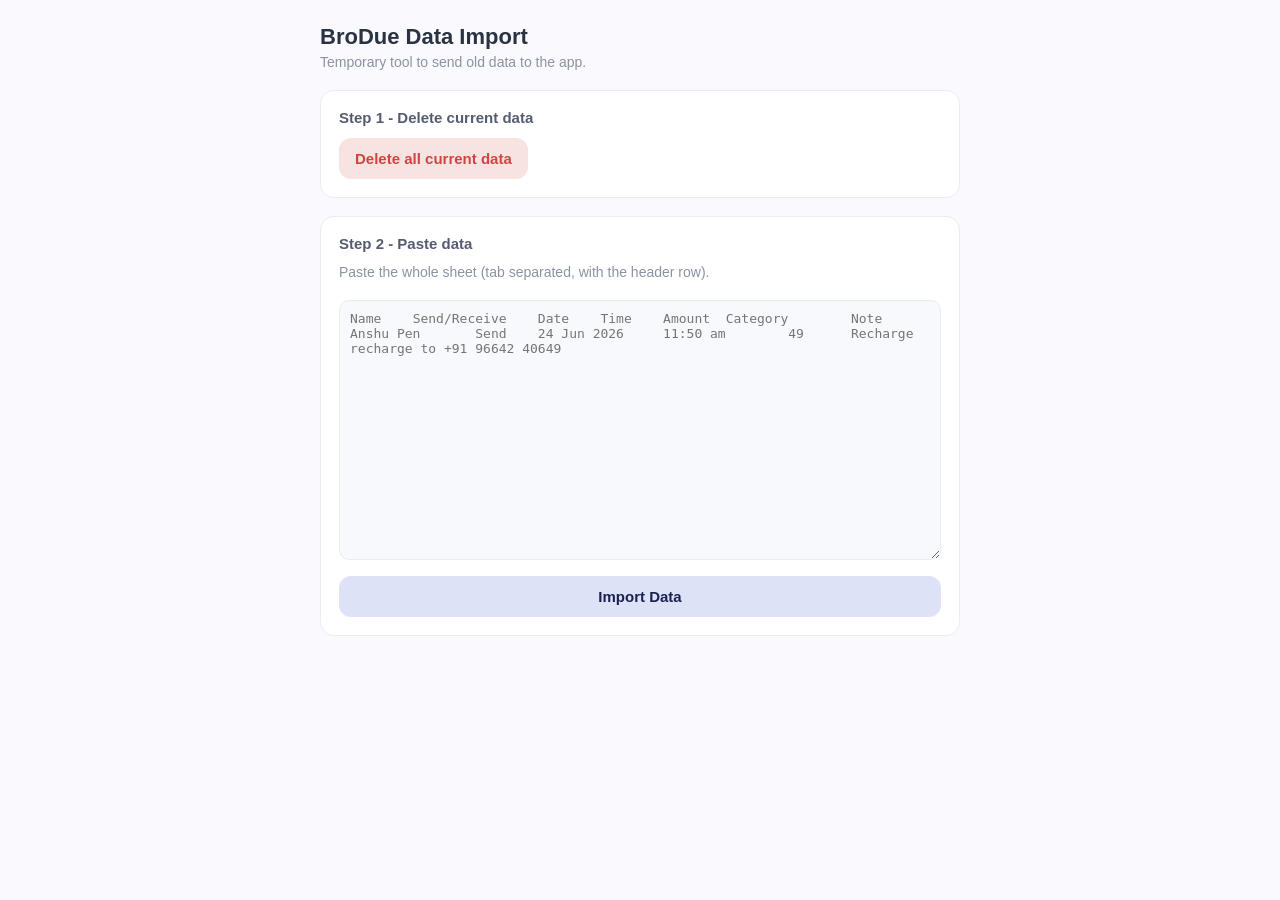
<file: data-send.html>
<!DOCTYPE html>
<html lang="en">
<head>
<meta charset="utf-8">
<meta name="viewport" content="width=device-width, initial-scale=1">
<title>BroDue - Data Import</title>
<style>
  * { box-sizing: border-box; }
  body {
    font-family: -apple-system, Segoe UI, Roboto, sans-serif;
    background: #FAF9FD;
    color: #2A3342;
    margin: 0;
    padding: 24px;
    display: flex;
    justify-content: center;
  }
  .wrap { max-width: 640px; width: 100%; }
  h1 { font-size: 22px; margin: 0 0 4px; }
  p.sub { color: #8A93A3; font-size: 14px; margin: 0 0 20px; }
  .card {
    background: #fff;
    border: 1px solid #E9EDF3;
    border-radius: 14px;
    padding: 18px;
    margin-bottom: 18px;
  }
  h2 { font-size: 15px; margin: 0 0 12px; color: #565C70; }
  button {
    font-size: 15px;
    font-weight: 600;
    border: none;
    border-radius: 12px;
    padding: 12px 16px;
    cursor: pointer;
  }
  .btn-danger { background: #F7E3E0; color: #D04444; }
  .btn-primary { background: #DEE2F6; color: #1A2151; width: 100%; margin-top: 12px; }
  textarea {
    width: 100%;
    height: 260px;
    font-size: 13px;
    font-family: Menlo, Consolas, monospace;
    border: 1px solid #E9EDF3;
    border-radius: 10px;
    padding: 10px;
    resize: vertical;
    background: #F7F9FC;
    color: #2A3342;
  }
  #status { margin-top: 12px; font-size: 13px; white-space: pre-wrap; }
  .ok { color: #2E9E6E; }
  .err { color: #D04444; }
  code { background: #F7F9FC; border: 1px solid #E9EDF3; border-radius: 6px; padding: 1px 5px; }
</style>
</head>
<body>
  <div class="wrap">
    <h1>BroDue Data Import</h1>
    <p class="sub">Temporary tool to send old data to the app.</p>

    <div class="card">
      <h2>Step 1 - Delete current data</h2>
      <button class="btn-danger" id="btnDelete">Delete all current data</button>
    </div>

    <div class="card">
      <h2>Step 2 - Paste data</h2>
      <p class="sub">Paste the whole sheet (tab separated, with the header row).</p>
      <textarea id="data" placeholder="Name&#9;Send/Receive&#9;Date&#9;Time&#9;Amount&#9;Category&#9;Note&#10;Anshu Pen&#9;Send&#9;24 Jun 2026&#9;11:50 am&#9;49&#9;Recharge&#9;recharge to +91 96642 40649"></textarea>
      <button class="btn-primary" id="btnImport">Import Data</button>
    </div>

    <div id="status"></div>
  </div>

<script>
const DB = 'https://brodue-v2-default-rtdb.asia-southeast1.firebasedatabase.app';

function setStatus(html, cls) {
  const el = document.getElementById('status');
  el.className = cls || '';
  el.innerHTML = html;
}

const PUSH_CHARS = '-0123456789ABCDEFGHIJKLMNOPQRSTUVWXYZ_abcdefghijklmnopqrstuvwxyz';
let lastPushTime = 0;
let lastRandChars = [];
function pushId() {
  let now = Date.now();
  const dup = now === lastPushTime;
  lastPushTime = now;
  const ts = new Array(8);
  for (let i = 7; i >= 0; i--) { ts[i] = PUSH_CHARS.charAt(now % 64); now = Math.floor(now / 64); }
  let id = ts.join('');
  if (!dup) {
    for (let i = 0; i < 12; i++) lastRandChars[i] = Math.floor(Math.random() * 64);
  } else {
    let i = 0;
    for (; i < 11 && lastRandChars[i] === 63; i++) lastRandChars[i] = 0;
    lastRandChars[i]++;
  }
  for (let i = 0; i < 12; i++) id += PUSH_CHARS.charAt(lastRandChars[i]);
  return id;
}

const MONTHS = { Jan: 0, Feb: 1, Mar: 2, Apr: 3, May: 4, Jun: 5, Jul: 6, Aug: 7, Sep: 8, Oct: 9, Nov: 10, Dec: 11 };

function parseDateTime(dateStr, timeStr) {
  const dm = dateStr.trim().match(/^(\d{1,2})\s+([A-Za-z]{3})\s+(\d{4})$/);
  if (!dm || MONTHS[dm[2]] === undefined) return null;
  const tm = timeStr.trim().replace(/\s+/g, ' ').match(/^(\d{1,2}):(\d{2})\s*(am|pm)$/i);
  if (!tm) return null;
  let h = parseInt(tm[1], 10);
  const min = parseInt(tm[2], 10);
  const ampm = tm[3].toLowerCase();
  if (ampm === 'pm' && h < 12) h += 12;
  if (ampm === 'am' && h === 12) h = 0;
  return new Date(parseInt(dm[3], 10), MONTHS[dm[2]], parseInt(dm[1], 10), h, min, 0, 0).getTime();
}

function parseRows(text) {
  const people = new Map();
  const rows = text.split(/\r?\n/);
  let skippedHeader = false;
  let txCount = 0;
  let errs = [];

  for (let line of rows) {
    if (!line.trim()) continue;
    const f = line.split('\t').map(s => s.trim());
    if (!skippedHeader && /^name$/i.test(f[0]) && f[1] && /send|receive/i.test(f[1])) {
      skippedHeader = true;
      continue;
    }
    skippedHeader = true;
    if (f.length < 6) { errs.push('Row skipped (too few columns): ' + line.slice(0, 40)); continue; }

    const name = f[0];
    const dir = f[1].toLowerCase();
    const ts = parseDateTime(f[2], f[3]);
    if (!ts) { errs.push('Row skipped (bad date/time): ' + line.slice(0, 60)); continue; }
    const amount = parseInt(f[4].replace(/[^0-9]/g, ''), 10);
    if (!(amount > 0)) { errs.push('Row skipped (bad amount): ' + line.slice(0, 60)); continue; }
    const category = f[5] || 'Online';
    const note = f.slice(6).join('\t').trim();

    if (!people.has(name)) people.set(name, []);
    people.get(name).push({
      type: dir.startsWith('rec') ? 'received' : 'gave',
      amount: amount,
      category: category,
      note: note,
      createdAt: ts,
      savedAt: ts
    });
    txCount++;
  }
  return { people, txCount, errs };
}

document.getElementById('btnDelete').addEventListener('click', async () => {
  if (!confirm('Delete ALL current data from the app database?')) return;
  setStatus('Deleting...');
  try {
    const r = await fetch(DB + '/people.json', { method: 'DELETE' });
    if (!r.ok) throw new Error('HTTP ' + r.status);
    await fetch(DB + '/peopleCount.json', { method: 'DELETE' });
    setStatus('Deleted. All current data removed.', 'ok');
  } catch (e) {
    setStatus('Delete failed: ' + e.message, 'err');
  }
});

document.getElementById('btnImport').addEventListener('click', async () => {
  const text = document.getElementById('data').value;
  if (!text.trim()) { setStatus('Paste some data first.', 'err'); return; }

  const { people, txCount, errs } = parseRows(text);
  if (people.size === 0) { setStatus('No valid rows found.\n' + errs.slice(0, 5).join('\n'), 'err'); return; }

  setStatus('Importing ' + people.size + ' people, ' + txCount + ' entries...');

  const tree = {};
  people.forEach((txs, name) => {
    const personKey = pushId();
    const transactions = {};
    let minTs = Infinity;
    let maxTs = 0;
    let net = 0;
    txs.forEach(t => {
      transactions[pushId()] = t;
      if (t.createdAt < minTs) minTs = t.createdAt;
      if (t.createdAt > maxTs) maxTs = t.createdAt;
      net += (t.type === 'received' ? t.amount : -t.amount);
    });
    tree[personKey] = {
      name: name,
      mobile: '',
      createdAt: minTs,
      updatedAt: maxTs,
      netAmount: net,
      transactions: transactions
    };
  });

  try {
    const r = await fetch(DB + '/people.json', {
      method: 'PUT',
      headers: { 'Content-Type': 'application/json' },
      body: JSON.stringify(tree)
    });
    if (!r.ok) throw new Error('HTTP ' + r.status);
    await fetch(DB + '/peopleCount.json', {
      method: 'PUT',
      headers: { 'Content-Type': 'application/json' },
      body: JSON.stringify(people.size)
    });
    const head = errs.length ? '\nWarnings (' + errs.length + '):\n' + errs.slice(0, 5).join('\n') : '';
    setStatus('Done! Imported ' + people.size + ' people and ' + txCount + ' entries.' + head, errs.length ? 'err' : 'ok');
  } catch (e) {
    setStatus('Import failed: ' + e.message, 'err');
  }
});
</script>
</body>
</html>
</file>
<file: website/styles.css>
@font-face {
  font-family: "Inter-fallback";
  src: local("Arial");
  ascent-override: 90%;
  descent-override: 22%;
  line-gap-override: 0%;
  size-adjust: 107%;
}
@font-face {
  font-family: "Display-fallback";
  src: local("Arial Bold");
  ascent-override: 96%;
  descent-override: 25%;
  line-gap-override: 0%;
  size-adjust: 100%;
  font-weight: 700 800;
}
:root {
  --black: #000000;
  --fg: #17181c;
  --ink: #17181c;
  --body: #3c414b;
  --secondary: #969ea6;
  --slate: #282e34;
  --pill: rgba(40, 46, 52, 0.5);
  --soft: #f3f4f5;
  --soft-2: #eaecec;
  --white: #ffffff;
  --green: #22c55e;
  --green-deep: #16a34a;
  --blue: #0171e3;
  --brodue: #5b6ba3;
  --brodue-deep: #1a2151;
  --success: #16a34a;
  --error: #d04444;
  --hairline: #e4e7eb;
  --font-display: "Gilroy", "Manrope", "Display-fallback", "Inter", "Inter-fallback", -apple-system, "Segoe UI", sans-serif;
  --font-body: "Inter", "Inter-fallback", -apple-system, BlinkMacSystemFont, "Segoe UI", sans-serif;
  --r-lg: 32px;
  --r-md: 20px;
  --r-pill: 666px;
  --max: 1440px;
}

*, *::before, *::after { box-sizing: border-box; }
* { margin: 0; padding: 0; }
html { scroll-behavior: smooth; }
body {
  font-family: var(--font-body);
  background: var(--black);
  color: var(--fg);
  -webkit-font-smoothing: antialiased;
  overflow-x: hidden;
}
img { display: block; max-width: 100%; }
a { color: inherit; }
code { font-family: ui-monospace, "SF Mono", Menlo, monospace; font-size: 0.92em; }


button, a { -webkit-tap-highlight-color: transparent; }
button::-moz-focus-inner { border: 0; }
button:focus:not(:focus-visible),
a:focus:not(:focus-visible) { outline: none; }
button:focus-visible,
a:focus-visible { outline: 2px solid rgba(150, 158, 166, 0.55); outline-offset: 3px; }

.page-shell { background: var(--black); min-height: 100vh; width: 100%; }


.header-wrap {
  position: fixed; z-index: 50; top: 24px; left: 0; right: 0;
  display: flex; justify-content: center; padding: 0 16px; pointer-events: none;
}
.pill-header {
  pointer-events: auto; position: relative;
  display: flex; align-items: center; justify-content: space-between;
  height: 52px; width: 100%; max-width: var(--max);
  padding: 4px 6px 4px 8px; border-radius: var(--r-pill);
  background-color: var(--pill);
  -webkit-backdrop-filter: blur(40px); backdrop-filter: blur(40px);
  transform-origin: center center;
  will-change: transform;
  transition: background-color 300ms, box-shadow 200ms, transform 700ms cubic-bezier(0.33, 1.15, 0.68, 1);
}

@media (max-width: 1024px) {
  
  .pill-header.is-scrolling-down {
    transform: translateY(-2px) scale(0.99);
    transition: background-color 300ms, box-shadow 200ms, transform 350ms ease-out;
  }
  
  .pill-header.is-scrolling-up {
    transform: translateY(-2px) scale(0.99);
    transition: background-color 300ms, box-shadow 200ms, transform 350ms ease-out;
  }
  
  .mobile-menu.open.is-scrolling-down,
  .mobile-menu.open.is-scrolling-up {
    transform: translateY(-2px) scale(0.99);
  }
}
.pill-glow {
  position: absolute; inset: 0; border-radius: var(--r-pill); pointer-events: none;
  box-shadow: inset 0 0 0 1px rgba(255,255,255,0.08);
}
.pill-brand { display: flex; align-items: center; gap: 10px; text-decoration: none; cursor: pointer; flex-shrink: 0; }
.pill-logo { position: relative; width: 40px; height: 40px; border-radius: 146.5px; background: transparent; overflow: hidden; flex-shrink: 0; }
.pill-logo img { position: absolute; inset: 0; width: 100%; height: 100%; object-fit: cover; border-radius: 50%; }
.pill-word { font-family: var(--font-display); font-weight: 700; font-size: 20px; line-height: 1; color: #fff; white-space: nowrap; }
.pill-nav { display: flex; align-items: center; justify-content: center; gap: 10px; flex: 1; padding: 0 16px; }
.pill-nav a {
  display: flex; align-items: center; justify-content: center;
  border-radius: 999px; white-space: nowrap; border: none; background: transparent;
  font-family: Inter, var(--font-body); font-size: 15px; font-weight: 500; line-height: 20px;
  color: rgba(255,255,255,0.7); padding: 10px 14px; text-decoration: none; cursor: pointer;
  transition: background-color 200ms, color 200ms, opacity 200ms;
}
.pill-nav a:hover { color: #fff; background: rgba(255,255,255,0.08); }
.pill-actions { display: flex; align-items: center; gap: 8px; height: 40px; padding: 0 2px 0 8px; border-radius: 9999px; background-color: rgba(40,46,52,0.5); flex-shrink: 0; }
.pill-github { display: flex; align-items: center; color: #fff; padding: 6px; border-radius: 50%; text-decoration: none; }
.pill-github:hover { background: rgba(255,255,255,0.1); }
.pill-cta {
  display: inline-flex; align-items: center; gap: 8px; height: 36px; padding: 0 16px;
  background: #fff; color: #0b0c0e; border-radius: 9999px;
  font-size: 14px; font-weight: 600; text-decoration: none; white-space: nowrap;
  transition: transform 150ms, background 150ms;
}
.pill-cta:hover { transform: translateY(-1px); background: #f0f1f2; }
.pill-toggle { display: none; width: 36px; height: 36px; border-radius: 50%; border: 1px solid rgba(255,255,255,0.18); background: transparent; cursor: pointer; flex-direction: column; align-items: center; justify-content: center; gap: 4px; }
.pill-toggle span { width: 14px; height: 1.6px; background: #fff; border-radius: 2px; display: block; transition: transform .25s, opacity .2s; }
.pill-toggle[aria-expanded="true"] span:nth-child(1) { transform: translateY(5.6px) rotate(45deg); }
.pill-toggle[aria-expanded="true"] span:nth-child(2) { opacity: 0; }
.pill-toggle[aria-expanded="true"] span:nth-child(3) { transform: translateY(-5.6px) rotate(-45deg); }

.mobile-menu {
  pointer-events: auto; display: flex; position: fixed; top: 88px; left: 16px; right: 16px;
  background-color: rgba(40,46,52,0.5);
  -webkit-backdrop-filter: blur(40px); backdrop-filter: blur(40px);
  box-shadow: inset 0 0 0 1px rgba(255,255,255,0.08);
  border-radius: 32px; padding: 12px;
  flex-direction: column; gap: 2px; z-index: 49;
  opacity: 0; visibility: hidden; transform: translateY(-10px) scale(0.92); transform-origin: top center;
  transition: opacity 250ms ease, transform 700ms cubic-bezier(0.33, 1.15, 0.68, 1), visibility 250ms;
}
.mobile-menu.open { opacity: 1; visibility: visible; transform: none; }
.mobile-menu a:not(.btn):not(.pill-github) { color: #fff; text-decoration: none; font-size: 15px; font-weight: 500; padding: 14px; border-radius: 44px; }
.mobile-menu a:not(.btn):not(.pill-github):hover { background: rgba(255,255,255,0.08); }
.mobile-menu-actions { display: flex; align-items: stretch; gap: 0; margin-top: 12px; background: rgba(60,66,72,0.5); border-radius: 100px; }
.mobile-menu-actions .pill-github { display: flex; align-items: center; justify-content: center; padding: 0 14px; color: #fff; background-color: transparent; border-radius: 9999px 0 0 9999px; }
.mobile-menu-actions .pill-github:hover { background-color: transparent; }
.mobile-menu-actions .btn { flex: 1; border-radius: 9999px; margin-left: -8px; }


.btn {
  display: inline-flex; align-items: center; justify-content: center; gap: 8px;
  height: 44px; padding: 0 22px; border-radius: 9999px;
  font-size: 15px; font-weight: 600; text-decoration: none; cursor: pointer;
  border: 1px solid transparent; white-space: nowrap;
  transition: transform .15s, background .15s, color .15s, border-color .15s;
}
.btn:hover { transform: translateY(-1px); }
.btn:active { transform: scale(0.98); }
.btn--lg { height: 52px; padding: 0 28px; font-size: 16px; }
.btn--full { width: 100%; }
.btn--light { background: #fff; color: #0b0c0e; }
.btn--light:hover { background: #eceef0; }
.btn--dark { background: var(--ink); color: #fff; }
.btn--dark:hover { background: #2a2d33; }
.btn--outline { background: #fff; color: var(--ink); border-color: var(--hairline); }
.btn--outline:hover { background: var(--soft); }


.hero { position: relative; background: #000; }

.hero-desktop { display: none; position: relative; width: 100%; }
.hero-desktop-bg { position: absolute; inset: 0; overflow: hidden; pointer-events: none; }
.hero-desktop-img { position: absolute; left: 0; top: 0; width: 100%; height: 100%; max-width: none; object-fit: cover; }
.hero-blur-desktop {
  position: absolute; left: 0; right: 0; bottom: 0; height: 420px; pointer-events: none;
  backdrop-filter: blur(12px); -webkit-backdrop-filter: blur(12px);
  mask-image: linear-gradient(to top, black 0%, black 40%, transparent 100%);
  -webkit-mask-image: linear-gradient(to top, black 0%, black 40%, transparent 100%);
  z-index: 1;
}
.hero-shade-desktop {
  position: absolute; left: 0; right: 0; bottom: 0; height: 600px; pointer-events: none;
  background: linear-gradient(to top, rgba(0,0,0,0.85) 0%, rgba(0,0,0,0.6) 40%, transparent 100%);
  mask-image: linear-gradient(to top, black 0%, black 40%, transparent 100%);
  -webkit-mask-image: linear-gradient(to top, black 0%, black 40%, transparent 100%);
  z-index: 2;
}
.hero-content-desktop { position: absolute; inset: 0; display: flex; align-items: flex-end; justify-content: center; padding-bottom: 25px; padding-left: 16px; padding-right: 16px; z-index: 3; }
.hero-stack-desktop { display: flex; flex-direction: column; align-items: center; gap: 40px; width: 100%; max-width: 896px; }
.hero-copy-desktop { display: flex; flex-direction: column; gap: 16px; align-items: center; width: 100%; max-width: 896px; }
.hero-title-desktop { font-family: Gilroy, 'Gilroy-fallback', var(--font-display); font-weight: 700; font-size: 64px; line-height: normal; color: #fff; text-align: center; margin: 0; }
.hero-desc-desktop { font-family: Inter, var(--font-body); font-weight: 400; font-size: 20px; color: #fff; width: 100%; text-align: center; line-height: 1.35; margin: 0; }
.hero-desc-desktop span { color: #969ea6; }
.hero-btns-desktop { display: flex; gap: 16px; align-items: flex-start; justify-content: center; }
.hero-btn-primary-desktop, .hero-btn-secondary-desktop {
  display: flex; gap: 8px; height: 48px; align-items: center; justify-content: center;
  padding: 8px 20px; border-radius: 9999px; text-decoration: none; white-space: nowrap;
  cursor: pointer; box-shadow: none; transition: box-shadow 200ms ease, transform 150ms ease;
}
.hero-btn-primary-desktop { background-color: rgba(255,255,255,0.97); }
.hero-btn-primary-desktop:hover { transform: translateY(-1px); }
.hero-btn-secondary-desktop { background-color: rgba(40,46,52,0.5); }
.hero-btn-secondary-desktop:hover { transform: translateY(-1px); }
.hero-btn-primary-desktop span { font-family: Inter, var(--font-body); font-weight: 600; font-size: 18px; color: #17181c; line-height: 1; white-space: nowrap; }
.hero-btn-secondary-desktop span { font-family: Inter, var(--font-body); font-weight: 600; font-size: 18px; color: rgba(255,255,255,0.97); line-height: 1; white-space: nowrap; }
.hero-links-desktop { display: flex; font-family: Inter, var(--font-body); font-weight: 400; gap: 16px; align-items: flex-start; line-height: 1.3; color: #969ea6; font-size: 16px; text-align: center; white-space: nowrap; }

.hero-mobile { display: block; position: relative; width: 100%; overflow: hidden; }
.hero-mobile-img { position: absolute; inset: 0; width: 100%; height: 100%; object-fit: cover; }
.hero-blur-mobile {
  position: absolute; left: 0; right: 0; bottom: 0; height: 336px; pointer-events: none;
  backdrop-filter: blur(10px); -webkit-backdrop-filter: blur(10px);
  mask-image: linear-gradient(to top, black 0%, black 50%, transparent 100%);
  -webkit-mask-image: linear-gradient(to top, black 0%, black 50%, transparent 100%);
  z-index: 1;
}
.hero-shade-mobile {
  position: absolute; left: 0; right: 0; bottom: 0; height: 480px; pointer-events: none;
  background: linear-gradient(to top, rgba(0,0,0,0.9) 0%, rgba(0,0,0,0.6) 50%, transparent 100%);
  z-index: 2;
}
.hero-content-mobile { position: absolute; inset: 0; display: flex; align-items: flex-end; justify-content: center; padding-left: 16px; padding-right: 16px; padding-bottom: 48px; z-index: 3; }
.hero-stack-mobile { display: flex; flex-direction: column; align-items: center; gap: 40px; width: 100%; }
.hero-copy-mobile { display: flex; flex-direction: column; align-items: center; gap: 20px; width: 100%; text-align: center; }
.hero-title-mobile { font-family: Gilroy, 'Gilroy-fallback', var(--font-display); font-weight: 700; font-size: 34px; line-height: normal; color: rgba(255,255,255,0.97); margin: 0; }
.hero-desc-mobile { font-family: Inter, 'Inter-fallback', var(--font-body); font-weight: 400; font-size: 17px; line-height: 1.45; color: #fff; margin: 0; }
.hero-desc-mobile span { color: #bebebe; font-size: 15px; }
.hero-btns-mobile { display: flex; flex-direction: column; gap: 16px; width: 100%; }
.hero-btn-primary-mobile, .hero-btn-secondary-mobile {
  width: 100%; height: 48px; border-radius: 9999px; display: flex; align-items: center; justify-content: center;
  text-decoration: none; cursor: pointer; box-shadow: none; transition: box-shadow 200ms ease, transform 150ms ease;
}
.hero-btn-primary-mobile { background-color: rgba(255,255,255,0.97); }
.hero-btn-secondary-mobile { background-color: rgba(40,46,52,0.5); }
.hero-btn-primary-mobile span { font-family: Inter, var(--font-body); font-weight: 500; font-size: 17px; color: #17181c; }
.hero-btn-secondary-mobile span { font-family: Inter, var(--font-body); font-weight: 500; font-size: 17px; color: rgba(255,255,255,0.97); }
.hero-links-mobile { display: flex; gap: 16px; align-items: center; justify-content: center; font-family: Inter, var(--font-body); font-weight: 400; font-size: 16px; color: #969ea6; line-height: 1.3; }
@media (min-width: 768px) {
  .hero-desktop { display: block; }
  .hero-mobile { display: none; }
}


.body-white { background: #fff; border-radius: 28px 28px 0 0; position: relative; z-index: 1; }
.wrap { width: 100%; max-width: var(--max); margin: 0 auto; padding: 0 48px; }
.wrap--narrow { max-width: 1020px; }
.section { padding: 96px 0; }
#security { padding: 128px 0; }
#how > div { padding-top: 80px; }
#feature-grid { padding-top: 20px; }
#security .lede { margin-top: 20px; }
#security .check-list { gap: 18px; margin: 28px 0 0; }
.section--tint { background: linear-gradient(to bottom, rgba(243,244,245,0), #f3f4f5 18%, #f3f4f5 82%, rgba(243,244,245,0)); }
.section--dark { background: #000; }
.section--dark .section-head h2 { color: #fff; }
.section--dark .section-head p { color: #969ea6; }
.section--dark .soft-card { background: rgba(40,46,52,0.5); }
.section--dark .soft-card:hover { box-shadow: 0 12px 32px rgba(0,0,0,0.5); }
.section--dark .soft-card h3 { color: #fff; }
.section--dark .soft-card p { color: #969ea6; }
.section--dark .h-md { color: #fff; }
.section--dark .lede { margin-top: 12px; font-size: 15px; line-height: 1.6; color: #a1a1aa; }
.section--dark .check-list li { color: #c9cdd4; }
.section--dark .check-list strong { color: #fff; }
.section--dark .check-list li::before { background: rgba(255,255,255,0.08); border-color: rgba(255,255,255,0.16); }
.code-card { background: #101014; border: 1px solid rgba(255,255,255,0.08); border-radius: var(--r-lg); overflow: hidden; min-width: 0; }
.code-head { display: flex; align-items: center; gap: 8px; padding: 14px 18px; border-bottom: 1px solid rgba(255,255,255,0.08); }
.code-dot { width: 10px; height: 10px; border-radius: 50%; flex-shrink: 0; }
.code-file { margin-left: 6px; font-family: ui-monospace, "SF Mono", Menlo, monospace; font-size: 12.5px; color: #969ea6; }
.code-card pre { margin: 0; padding: 20px 18px; font-family: ui-monospace, "SF Mono", Menlo, monospace; font-size: 13px; line-height: 1.7; color: #d4d4d8; overflow-x: auto; }
.tok-k { color: #7aa2f7; }
.tok-s { color: #e0af68; }
.tok-c { color: #636d83; font-style: italic; }
.tok-f { color: #bb9af7; }
.reveal-video { display: block; width: 100%; max-width: 420px; max-height: 240px; margin: 0 auto; object-fit: contain; aspect-ratio: 420 / 240; }


.img-columns { background: #000; display: flex; flex-direction: column; align-items: center; width: 100%; }
.img-columns-inner { display: flex; flex-direction: column; align-items: center; width: 100%; padding: 48px 16px; gap: 48px; }
.img-columns-lead { font-family: Inter, var(--font-body); font-weight: 400; font-size: 20px; margin: 0; text-align: center; }
.img-columns-lead strong { font-weight: 600; color: rgba(255,255,255,0.97); }
.img-columns-lead span { color: #969ea6; }
.img-columns-grid { display: flex; flex-direction: column; gap: 24px; align-items: flex-start; width: 100%; }
.img-col-tall { overflow: clip; position: relative; flex-shrink: 0; width: 100%; border-radius: 48px 48px 0 0; background: linear-gradient(rgba(40,46,52,0.5) 0%, rgba(40,46,52,0) 100%); }
.img-col-tall.reveal.is-visible { padding-top: 70px; }
.img-col-tall img { display: block; width: calc(100% - 48px); margin: 24px 24px 0; object-fit: contain; object-position: bottom; pointer-events: none; }
.img-col-fade { position: absolute; inset: 0; pointer-events: none; background: linear-gradient(180deg, rgba(0,0,0,0) 62.15%, #000 100%); }
.img-columns .steps { margin-top: 0; width: 100%; }
.img-columns .step { background: rgba(40,46,52,0.5); border-color: rgba(255,255,255,0.08); }
.img-columns .step h4 { color: #fff; }
.img-columns .step p { color: #969ea6; }
.img-columns .step-num { background: #fff; color: #17181c; }
.img-col-stack { display: flex; flex-direction: row; gap: 12px; align-items: flex-end; width: 100%; }
.img-col-cell { flex: 1; min-width: 0; }
.img-col-stack > .img-col-cell:last-child .img-col-card { height: 220px; }
.img-col-card { overflow: clip; position: relative; border-radius: 28px 28px 0 0; width: 100%; height: 220px; background: linear-gradient(rgba(40,46,52,0.5) 0%, rgba(40,46,52,0) 100%); }
.img-col-card img { position: absolute; left: 16px; right: 16px; top: 32px; bottom: 0; width: calc(100% - 32px); height: calc(100% - 32px); object-fit: contain; object-position: bottom; pointer-events: none; }
#how > div > div.img-columns-grid > div.img-col-tall.reveal.is-visible > img,
#how > div > div.img-columns-grid > div.img-col-stack > div:nth-child(1) > div > img,
#how > div > div.img-columns-grid > div.img-col-stack > div.img-col-cell.img-col-card--overlap.reveal.is-visible > div > img { padding-bottom: 3px; }
.img-col-card--overlap { margin-top: 0; }
@media (min-width: 768px) {
  .img-columns-inner { padding: 192px 0; width: 1120px; max-width: 90vw; }
  .img-columns-grid { flex-direction: row; gap: 32px; }
  .img-col-tall { height: 663px; width: min(544px, 47%); }
  .img-col-tall.reveal.is-visible { padding-top: 150px; }
  .img-col-stack { flex-direction: column; gap: 32px; flex: 1; min-width: 0; }
  .img-col-cell { flex: none; width: 100%; }
  .img-col-card { border-radius: 48px 48px 0 0; }
  .img-col-stack > .img-col-cell:first-child .img-col-card { height: 260px; }
  .img-col-stack > .img-col-cell:last-child .img-col-card { height: 370px; }
}
.section--cta { padding-top: 0; }
.section-head { text-align: center; max-width: 720px; margin: 0 auto 48px; display: flex; flex-direction: column; align-items: center; gap: 16px; }
.section-head h2, .h-md {
  font-family: var(--font-display); font-weight: 700; font-size: 48px; line-height: 1.08; letter-spacing: -0.02em; color: var(--ink);
}
.section-head p { font-size: 17px; line-height: 1.5; color: var(--secondary); max-width: 620px; }
.h-md { font-size: 36px; margin-top: 16px; }
.tag-pill {
  display: inline-flex; align-items: center; padding: 5px 14px; border-radius: 9999px;
  background: var(--soft); border: 1px solid var(--hairline);
  font-size: 13px; font-weight: 500; color: var(--ink);
}
.tag-pill--dark { background: rgba(255,255,255,0.08); color: #fff; border-color: rgba(255,255,255,0.16); }

.grid { display: grid; gap: 24px; }
.grid--3 { grid-template-columns: repeat(3, 1fr); }
.grid--4 { grid-template-columns: repeat(4, 1fr); }
.grid--2 { grid-template-columns: repeat(2, 1fr); }
.grid--middle { align-items: center; }
#feature-grid .grid--4 { gap: 16px; }


.strip { border-bottom: 1px solid var(--soft-2); overflow: hidden; }
.strip-inner { display: flex; align-items: center; gap: 24px; padding: 18px 48px; max-width: var(--max); margin: 0 auto; }
.strip-caption { color: var(--secondary); font-size: 13px; font-weight: 500; flex-shrink: 0; }
.strip-marquee { overflow: hidden; flex: 1; -webkit-mask-image: linear-gradient(to right, transparent, black 24px, black calc(100% - 24px), transparent); mask-image: linear-gradient(to right, transparent, black 24px, black calc(100% - 24px), transparent); }
.strip-stats { display: flex; width: max-content; white-space: nowrap; font-size: 14px; color: #6b7280; animation: stripLoop 24s linear infinite; }
.strip-stats strong { color: var(--ink); font-weight: 600; }
.strip-stats span { margin-right: 24px; }
@keyframes stripLoop { to { transform: translateX(-50%); } }


.soft-card {
  background: var(--soft); border-radius: var(--r-lg); padding: 36px 32px;
  display: flex; flex-direction: column; gap: 14px;
  transition: transform .2s, box-shadow .2s;
}
.soft-card:hover { transform: translateY(-3px); box-shadow: 0 12px 32px rgba(23,24,28,0.08); }
.soft-card h3 { font-family: var(--font-display); font-size: 22px; font-weight: 700; color: var(--ink); }
.soft-card p { font-size: 15px; line-height: 1.55; color: var(--body); }
.soft-icon { width: 44px; height: 44px; border-radius: 14px; display: grid; place-items: center; font-size: 19px; }
.soft-icon svg { width: 22px; height: 22px; display: block; }

.mini-card { background: #fff; border: 1px solid var(--hairline); border-radius: 20px; padding: 24px; display: flex; flex-direction: column; gap: 10px; transition: transform .2s, box-shadow .2s; }
.mini-card:hover { transform: translateY(-3px); box-shadow: 0 10px 28px rgba(23,24,28,0.07); }
.mini-icon { width: 36px; height: 36px; border-radius: 10px; background: var(--soft); border: 1px solid var(--soft-2); display: grid; place-items: center; font-size: 15px; }
.mini-icon svg { width: 22px; height: 22px; display: block; }
.mini-card h4 { font-size: 16px; font-weight: 600; color: var(--ink); }
.mini-card p { font-size: 14px; line-height: 1.55; color: var(--body); }

.mock-card { background: #fff; border: 1px solid var(--hairline); border-radius: var(--r-lg); overflow: hidden; box-shadow: 0 1px 2px rgba(0,0,0,0.05); transition: transform .2s, box-shadow .2s; }
.mock-card:hover { transform: translateY(-2px); box-shadow: 0 12px 32px rgba(23,24,28,0.08); }

.steps { display: grid; grid-template-columns: repeat(3, 1fr); gap: 24px; margin-top: 48px; }
.step { background: #fff; border: 1px solid var(--hairline); border-radius: 20px; padding: 28px 24px; }
.step-num { width: 32px; height: 32px; border-radius: 50%; background: var(--ink); color: #fff; display: grid; place-items: center; font-size: 13px; font-weight: 600; }
.step h4 { margin-top: 16px; font-size: 16px; font-weight: 600; color: var(--ink); }
.step p { margin-top: 8px; font-size: 14px; line-height: 1.55; color: var(--body); }

.check-list { list-style: none; display: flex; flex-direction: column; gap: 12px; margin: 20px 0 24px; }
.check-list li { position: relative; padding-left: 30px; font-size: 14.5px; line-height: 1.55; color: var(--body); }
.check-list li::before { content: "✓"; position: absolute; left: 0; top: 1px; width: 20px; height: 20px; border-radius: 50%; background: var(--soft); border: 1px solid var(--hairline); display: grid; place-items: center; font-size: 11px; color: var(--success); }
.check-list strong { color: var(--ink); }

.security-grid { display: grid; grid-template-columns: 1fr 1fr; gap: 16px; padding: 24px; background: #faf9fd; }
.sec-card { background: var(--soft); border-radius: 20px; padding: 22px 20px; display: flex; flex-direction: column; gap: 8px; }
.sec-icon { width: 32px; height: 32px; border-radius: 10px; display: grid; place-items: center; font-size: 14px; }
.sec-icon svg { width: 20px; height: 20px; display: block; }
.sec-card strong { font-size: 14.5px; color: var(--ink); }
.sec-card span { font-size: 13.5px; line-height: 1.5; color: var(--body); }


.tier-card { background: #fff; border: 1px solid var(--hairline); border-radius: var(--r-lg); padding: 36px 32px; display: flex; flex-direction: column; align-items: flex-start; }
.tier-card--dark { background: #101014; border-color: #232329; color: #fff; }
.tier-card h3 { font-family: var(--font-display); font-size: 28px; font-weight: 700; margin-top: 14px; color: inherit; }
.tier-card--dark h3 { color: #fff; }
.tier-price { display: flex; align-items: baseline; gap: 8px; margin-top: 10px; }
.tier-price span { font-family: var(--font-display); font-size: 52px; font-weight: 700; line-height: 1; color: var(--ink); }
.tier-card--dark .tier-price span { color: #fff; }
.tier-price em { font-style: normal; font-size: 14px; color: var(--secondary); }
.tier-sub { margin-top: 10px; font-size: 14px; color: var(--body); }
.tier-card--dark .tier-sub { color: #a1a1aa; }
.tier-list { list-style: none; display: flex; flex-direction: column; gap: 9px; margin: 22px 0 26px; font-size: 13px; color: var(--body); opacity: 0.75; }
.tier-list--dark li { color: #d4d4d8; }
.tier-list .dim { opacity: 0.5; }
.tier-note { display: block; text-align: center; width: 100%; margin-top: 12px; font-size: 13px; color: var(--secondary); }
.sync-status { display: inline-flex; align-items: center; gap: 8px; font-size: 13px; font-weight: 600; color: #4ade80; }
.tier-head-row { display: flex; align-items: center; justify-content: space-between; gap: 12px; width: 100%; }
.sync-dot { position: relative; width: 8px; height: 8px; border-radius: 50%; background: #22c55e; flex-shrink: 0; }
.sync-dot::after { content: ""; position: absolute; inset: -4px; border-radius: 50%; border: 2px solid rgba(34,197,94,0.55); animation: syncPulse 1.8s ease-out infinite; }
@keyframes syncPulse { 0% { transform: scale(0.5); opacity: 1; } 100% { transform: scale(1.25); opacity: 0; } }
.plans-foot { text-align: center; margin-top: 22px; font-size: 13px; color: var(--secondary); }


.cta-card { background: var(--soft); border: 1px solid var(--soft-2); border-radius: var(--r-lg); padding: 64px 48px; text-align: center; display: flex; flex-direction: column; align-items: center; }
.cta-card h2 { font-family: var(--font-display); font-size: 36px; font-weight: 700; letter-spacing: -0.02em; color: var(--ink); }
.cta-card p { margin-top: 12px; font-size: 16px; color: var(--body); max-width: 520px; }
.cta-actions { display: flex; gap: 12px; margin-top: 28px; flex-wrap: wrap; justify-content: center; }
.cta-note { margin-top: 18px; font-size: 13px; color: var(--secondary); }


.stats-band { background: #000; display: flex; justify-content: center; padding: 96px 48px; }
.stats-inner { display: flex; flex-wrap: wrap; gap: 24px; align-items: flex-start; justify-content: center; width: 100%; max-width: var(--max); }
.stat-card {
  width: 336px; height: 300px; border-radius: var(--r-lg); overflow: hidden; flex-shrink: 0;
  background: linear-gradient(to bottom, rgba(40,46,52,0) 0%, rgba(40,46,52,0.5) 100%);
  display: flex; flex-direction: column; align-items: center; justify-content: center; gap: 8px; padding: 24px;
  border: none;
}
.stat-card--wide { width: 640px; }
.stat-card:nth-child(3) { background: linear-gradient(to bottom, rgba(40,46,52,0.5) 0%, rgba(40,46,52,0) 100%); }
.stat-card:nth-child(4) { background: linear-gradient(to bottom, rgba(40,46,52,0.5) 0%, rgba(40,46,52,0) 100%); }
.stat-num { font-family: var(--font-display); font-weight: 700; font-size: 52px; line-height: 1; color: #fff; margin: 0; text-align: center; }
.stat-num--green { color: var(--green); }
.stat-label { font-size: 17px; line-height: 1.4; color: var(--secondary); margin: 0; text-align: center; padding: 0 24px; }


.site-footer { background: #000; display: flex; justify-content: center; }
.footer-desktop { display: flex; width: 100%; max-width: var(--max); padding: 96px 72px; flex-direction: column; gap: 48px; }
.footer-mobile { display: none; }
.footer-top { display: flex; align-items: center; justify-content: space-between; width: 100%; gap: 24px; }
.footer-brand { display: flex; align-items: center; gap: 10px; flex-shrink: 0; }
.pill-logo--footer { width: 40px; height: 40px; }
.footer-word { font-family: var(--font-display); font-weight: 700; font-size: 20px; color: #fff; white-space: nowrap; }
.footer-links { display: flex; align-items: center; justify-content: space-evenly; flex: 1; gap: 8px; }
.footer-links a { font-size: 15px; font-weight: 500; color: #fff; text-decoration: underline; text-decoration-skip-ink: none; white-space: nowrap; opacity: .9; }
.footer-links a:hover { opacity: 1; }
.footer-social { display: flex; gap: 16px; align-items: center; height: 40px; padding: 0 10px; border-radius: 9999px; background-color: rgba(40,46,52,0.5); flex-shrink: 0; }
.footer-social a { display: flex; align-items: center; color: #fff; }
.footer-disclaimer { font-size: 15px; line-height: 1.5; color: var(--secondary); text-align: center; max-width: 896px; margin: 0 auto; }
.footer-copy { font-size: 13px; color: var(--secondary); margin: 0; text-align: center; width: 100%; }


.reveal { opacity: 0; transform: translateY(16px); transition: opacity .55s cubic-bezier(.16,1,.3,1), transform .55s cubic-bezier(.16,1,.3,1); }
.reveal.is-visible { opacity: 1; transform: none; }
@media (prefers-reduced-motion: reduce) {
  *, *::before, *::after { animation-duration: .01ms !important; transition-duration: .01ms !important; }
  .strip-stats { animation: none !important; }
  .pill-header.is-scrolling-down, .pill-header.is-scrolling-up { transform: none; }
  .mobile-menu.open.is-scrolling-down, .mobile-menu.open.is-scrolling-up { transform: none; }
  .reveal { opacity: 1; transform: none; }
}


@media (max-width: 1100px) {
  .grid--4 { grid-template-columns: repeat(2, 1fr); }
  .stat-card--wide { width: 100%; max-width: 640px; }
  .stat-card { width: 100%; max-width: 336px; }
}
@media (max-width: 895px) {
  .footer-desktop { display: none; }
  .footer-mobile { display: flex; width: 100%; flex-direction: column; align-items: center; justify-content: center; padding: 48px 16px 96px; gap: 32px; }
  .footer-brand--center { justify-content: center; }
  .footer-links--col { flex-direction: column; gap: 20px; }
  .pill-nav { display: none; }
  .pill-toggle { display: flex; }
  .pill-cta span { display: none; }
  .pill-cta { width: 36px; height: 36px; padding: 0; justify-content: center; }
  .wrap { padding: 0 16px; }
  .section { padding: 64px 0; }
  #security { padding: 88px 0; }
  .section-head h2 { font-size: 28px; line-height: 1.2; }
  .section-head p { font-size: 15px; }
  .h-md { font-size: 26px; }
  .grid--3, .grid--2 { grid-template-columns: 1fr; }
  #feature-grid > div > div.grid.grid--4 { text-align: center; }
  #feature-grid .mini-card { align-items: center; text-align: center; }
  #feature-grid .mini-card h4 { font-size: 13px; text-align: center; }
  #feature-grid .mini-card p { font-size: 11px; line-height: 1.55; text-align: center; }
  .strip-inner { flex-direction: column; gap: 12px; padding: 18px 16px; text-align: center; }
  .strip-marquee { width: 100%; }
  .stats-band { padding: 64px 16px; }
  .stats-inner { gap: 12px; }
  .stat-card { width: calc(36% - 6px); height: 220px; min-height: 220px; padding: 32px 16px; }
  .stat-card--wide { width: calc(64% - 6px); height: 220px; min-height: 220px; padding: 32px 16px; }
  .stat-num { font-size: 28px; }
  .stat-label { font-size: 11px; line-height: 1.35; padding: 0 10px; }
  .security-grid { grid-template-columns: 1fr; }
  .steps { grid-template-columns: 1fr; }
  .cta-card { padding: 44px 22px; }
  .cta-card h2 { font-size: 26px; }
  .cta-actions { flex-direction: column; width: 100%; }
  .cta-actions .btn { width: 100%; }
  .tier-card { padding: 30px 22px; align-items: center; text-align: center; }
}
</file>
